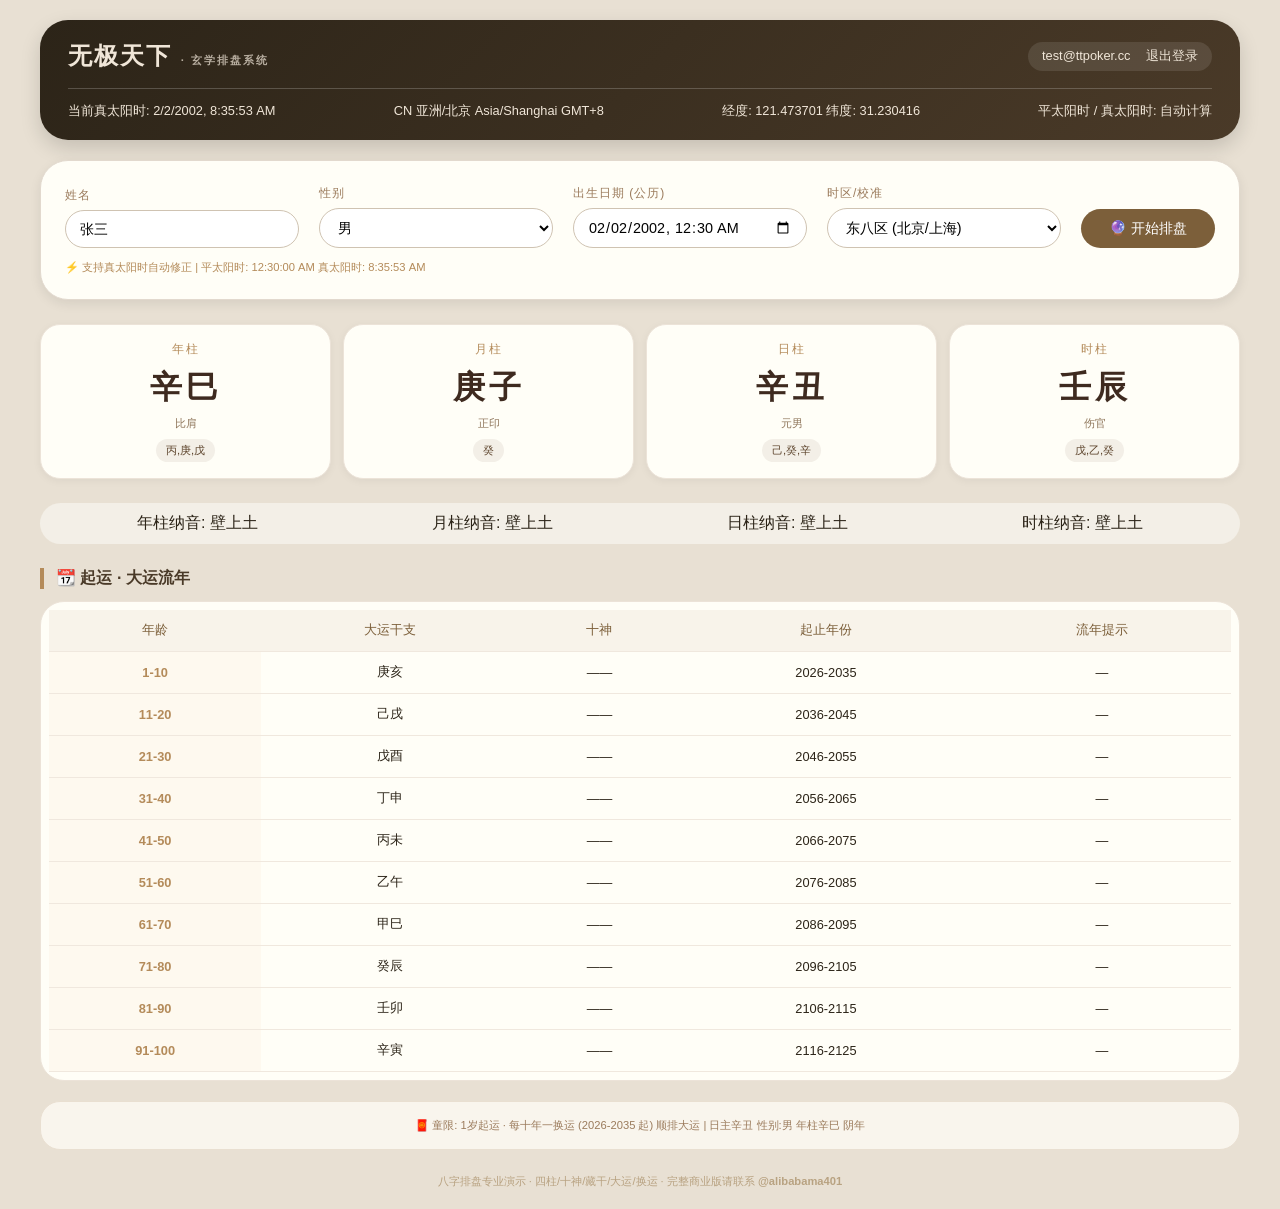
<file: index.html>
<!DOCTYPE html>
<html lang="zh-CN">
<head>
    <meta charset="UTF-8">
    <meta name="viewport" content="width=device-width, initial-scale=1.0, user-scalable=yes">
    <title>八字排盘专业版 - 四柱十神/大运流年/换运时间 | 周易玄学排盘演示</title>
    <style>
        * {
            box-sizing: border-box;
        }
        body {
            font-family: 'Segoe UI', 'Noto Sans CJK SC', 'PingFang SC', Roboto, 'Microsoft YaHei', sans-serif;
            background: #e8e0d3;
            margin: 0;
            padding: 20px;
            color: #2c2418;
        }
        .container {
            max-width: 1200px;
            margin: 0 auto;
        }
        /* 头部卡片 */
        .header-card {
            background: linear-gradient(135deg, #2c2418 0%, #4a3a28 100%);
            border-radius: 28px;
            padding: 20px 28px;
            margin-bottom: 20px;
            color: #f0e6d8;
            box-shadow: 0 8px 20px rgba(0,0,0,0.15);
        }
        .header-title {
            display: flex;
            justify-content: space-between;
            align-items: center;
            flex-wrap: wrap;
        }
        .logo {
            font-size: 1.5rem;
            font-weight: 600;
            letter-spacing: 2px;
        }
        .logo small {
            font-size: 0.7rem;
            opacity: 0.7;
        }
        .user-info {
            background: rgba(255,255,255,0.1);
            padding: 6px 14px;
            border-radius: 40px;
            font-size: 0.8rem;
        }
        .config-bar {
            display: flex;
            justify-content: space-between;
            margin-top: 16px;
            font-size: 0.8rem;
            flex-wrap: wrap;
            gap: 10px;
            border-top: 1px solid rgba(255,255,255,0.2);
            padding-top: 14px;
        }
        /* 输入区 */
        .input-card {
            background: #fffef7;
            border-radius: 28px;
            padding: 24px;
            margin-bottom: 24px;
            box-shadow: 0 4px 12px rgba(0,0,0,0.08);
            border: 1px solid #e2d9ce;
        }
        .input-row {
            display: flex;
            flex-wrap: wrap;
            gap: 20px;
            align-items: flex-end;
        }
        .input-group {
            flex: 1;
            min-width: 140px;
        }
        .input-group label {
            display: block;
            font-size: 0.75rem;
            color: #9b7b5c;
            margin-bottom: 6px;
            letter-spacing: 1px;
        }
        .input-group input, .input-group select {
            width: 100%;
            padding: 10px 14px;
            border: 1px solid #cfc3b2;
            border-radius: 40px;
            font-size: 0.9rem;
            background: white;
            font-family: inherit;
        }
        button {
            background: #7c5f3a;
            color: white;
            border: none;
            padding: 10px 28px;
            font-size: 0.9rem;
            border-radius: 40px;
            cursor: pointer;
            font-weight: 500;
            transition: all 0.2s;
            min-width: 100px;
        }
        button:hover {
            background: #5c432b;
            transform: translateY(-1px);
        }
        /* 四柱主表 */
        .bazi-grid {
            display: grid;
            grid-template-columns: repeat(4, 1fr);
            gap: 12px;
            margin-bottom: 24px;
        }
        .bazi-item {
            background: #fffef7;
            border-radius: 20px;
            text-align: center;
            padding: 16px 8px;
            box-shadow: 0 2px 8px rgba(0,0,0,0.05);
            border: 1px solid #ece3d8;
        }
        .bazi-title {
            font-size: 0.75rem;
            color: #b48b5a;
            letter-spacing: 2px;
            margin-bottom: 8px;
        }
        .bazi-ganzhi {
            font-size: 2rem;
            font-weight: 600;
            color: #3e2a1f;
            letter-spacing: 4px;
        }
        .bazi-shishen {
            font-size: 0.7rem;
            color: #8f765b;
            margin-top: 6px;
        }
        .bazi-canggan {
            font-size: 0.7rem;
            background: #f3efe7;
            display: inline-block;
            padding: 4px 10px;
            border-radius: 30px;
            margin-top: 8px;
            color: #5c432b;
        }
        /* 纳音五行 */
        .nayin-row {
            display: flex;
            justify-content: space-around;
            background: #f3efe7;
            border-radius: 40px;
            padding: 10px;
            margin-bottom: 24px;
            flex-wrap: wrap;
        }
        .nayin-item {
            font-size: 0.75rem;
            color: #6b5035;
        }
        /* 大运表 */
        .section-title {
            font-size: 1rem;
            font-weight: 600;
            color: #4a3a28;
            margin: 20px 0 12px 0;
            padding-left: 12px;
            border-left: 4px solid #b48b5a;
        }
        .dayun-table {
            background: #fffef7;
            border-radius: 24px;
            overflow-x: auto;
            padding: 8px;
            border: 1px solid #ece3d8;
        }
        table {
            width: 100%;
            border-collapse: collapse;
            font-size: 0.8rem;
        }
        th, td {
            padding: 12px 8px;
            text-align: center;
            border-bottom: 1px solid #f0e8de;
        }
        th {
            background: #f8f3ea;
            color: #7c5f3a;
            font-weight: 500;
        }
        .age-col {
            background: #fef9ef;
            font-weight: 600;
            color: #b48b5a;
        }
        .info-note {
            background: #f9f5ed;
            border-radius: 20px;
            padding: 16px;
            margin-top: 20px;
            font-size: 0.7rem;
            color: #9b7b5c;
            text-align: center;
            border: 1px solid #e9dfd1;
        }
        footer {
            text-align: center;
            margin-top: 24px;
            font-size: 0.7rem;
            color: #b8a281;
        }
        @media (max-width: 700px) {
            .bazi-ganzhi { font-size: 1.4rem; letter-spacing: 2px; }
            .bazi-grid { gap: 8px; }
        }
    </style>
</head>
<body>
<div class="container">
    <!-- 头部信息 仿图片样式 -->
    <div class="header-card">
        <div class="header-title">
            <div class="logo">无极天下 <small>· 玄学排盘系统</small></div>
            <div class="user-info">test@ttpoker.cc <span style="margin-left:12px;">退出登录</span></div>
        </div>
        <div class="config-bar">
            <span>当前真太阳时: <span id="currentTimeDisplay">加载中...</span></span>
            <span>CN 亚洲/北京 Asia/Shanghai GMT+8</span>
            <span>经度: 121.473701 纬度: 31.230416</span>
            <span>平太阳时 / 真太阳时: 自动计算</span>
        </div>
    </div>

    <!-- 输入区 -->
    <div class="input-card">
        <div class="input-row">
            <div class="input-group">
                <label>姓名</label>
                <input type="text" id="userName" value="张三" placeholder="姓名">
            </div>
            <div class="input-group">
                <label>性别</label>
                <select id="genderSelect">
                    <option value="男">男</option>
                    <option value="女">女</option>
                </select>
            </div>
            <div class="input-group">
                <label>出生日期 (公历)</label>
                <input type="datetime-local" id="birthDateTime" value="2002-02-02T00:30">
            </div>
            <div class="input-group">
                <label>时区/校准</label>
                <select id="timezoneSelect">
                    <option value="8">东八区 (北京/上海)</option>
                </select>
            </div>
            <div><button id="btnLookup">🔮 开始排盘</button></div>
        </div>
        <div style="font-size:0.7rem; margin-top:12px; color:#b48b5a;">
            ⚡ 支持真太阳时自动修正 | 平太阳时: <span id="pingSun">--</span> 真太阳时: <span id="zhenSun">--</span>
        </div>
    </div>

    <!-- 四柱主表: 天干+地支+藏干+十神 -->
    <div class="bazi-grid" id="baziGrid">
        <!-- 年柱 -->
        <div class="bazi-item"><div class="bazi-title">年柱</div><div class="bazi-ganzhi" id="yearGZ">--</div><div id="yearShiShen" class="bazi-shishen">十神</div><div id="yearCangGan" class="bazi-canggan">藏干</div></div>
        <div class="bazi-item"><div class="bazi-title">月柱</div><div class="bazi-ganzhi" id="monthGZ">--</div><div id="monthShiShen" class="bazi-shishen">十神</div><div id="monthCangGan" class="bazi-canggan">藏干</div></div>
        <div class="bazi-item"><div class="bazi-title">日柱</div><div class="bazi-ganzhi" id="dayGZ">--</div><div id="dayShiShen" class="bazi-shishen">元男/元女</div><div id="dayCangGan" class="bazi-canggan">藏干</div></div>
        <div class="bazi-item"><div class="bazi-title">时柱</div><div class="bazi-ganzhi" id="hourGZ">--</div><div id="hourShiShen" class="bazi-shishen">十神</div><div id="hourCangGan" class="bazi-canggan">藏干</div></div>
    </div>
    <!-- 纳音行(简化示例) -->
    <div class="nayin-row" id="nayinRow">
        <span>年柱纳音: --</span> <span>月柱纳音: --</span> <span>日柱纳音: --</span> <span>时柱纳音: --</span>
    </div>

    <!-- 换运与大运表格 -->
    <div class="section-title">📆 起运 · 大运流年</div>
    <div class="dayun-table">
        <table id="dayunTable">
            <thead>
                <tr><th>年龄</th><th>大运干支</th><th>十神</th><th>起止年份</th><th>流年提示</th></tr>
            </thead>
            <tbody id="dayunTbody">
                <tr><td colspan="5">请点击排盘</td></tr>
            </tbody>
        </table>
    </div>

    <!-- 补充信息: 童限/换运 -->
    <div class="info-note" id="extraInfo">
        童限 · 换运计算: 点击排盘后详细显示
    </div>
    <footer>
        八字排盘专业演示 · 四柱/十神/藏干/大运/换运 · 完整商业版请联系 <strong>@alibabama401</strong>
    </footer>
</div>

<script>
    (function() {
        // ========== 基础数据 ==========
        const GAN = ["甲", "乙", "丙", "丁", "戊", "己", "庚", "辛", "壬", "癸"];
        const ZHI = ["子", "丑", "寅", "卯", "辰", "巳", "午", "未", "申", "酉", "戌", "亥"];
        // 十神 (日干为主)
        const SHI_SHEN_MAP = {
            same: "比肩", direct: "劫财", // 同五行阴阳不同
            generate_me: "正印", same_generate_me: "偏印",
            me_generate: "食神", same_me_generate: "伤官",
            restrict_me: "正官", same_restrict_me: "七杀",
            me_restrict: "正财", same_me_restrict: "偏财"
        };
        
        // 藏干 - 简化常用表 (地支藏干)
        const CANG_GAN = {
            "子": ["癸"], "丑": ["己","癸","辛"], "寅": ["甲","丙","戊"], "卯": ["乙"],
            "辰": ["戊","乙","癸"], "巳": ["丙","庚","戊"], "午": ["丁","己"], "未": ["己","丁","乙"],
            "申": ["庚","壬","戊"], "酉": ["辛"], "戌": ["戊","辛","丁"], "亥": ["壬","甲"]
        };
        // 纳音简单映射 (部分)
        const NAYIN_MAP = {
            "甲子":"海中金","乙丑":"海中金","丙寅":"炉中火","丁卯":"炉中火","戊辰":"大林木","己巳":"大林木",
            "庚午":"路旁土","辛未":"路旁土","壬申":"剑锋金","癸酉":"剑锋金","甲戌":"山头火","乙亥":"山头火"
        };
        function getNaYin(gz) { return NAYIN_MAP[gz] || "壁上土"; }

        // 天干五合等辅助略
        
        // 获取十神 (日干, 其他干)
        function getShiShen(dayGan, targetGan) {
            if(!dayGan || !targetGan) return "---";
            let dIdx = GAN.indexOf(dayGan);
            let tIdx = GAN.indexOf(targetGan);
            if(dIdx === -1 || tIdx === -1) return "——";
            let diff = (tIdx - dIdx + 10) % 10;
            let sameYinYang = ((dIdx % 2) === (tIdx % 2));
            if(diff === 0) return sameYinYang ? "比肩" : "劫财";
            if(diff === 1) return sameYinYang ? "食神" : "伤官";
            if(diff === 2) return sameYinYang ? "偏财" : "正财";
            if(diff === 3) return sameYinYang ? "七杀" : "正官";
            if(diff === 4) return sameYinYang ? "正印" : "偏印";
            // 负向 9->正印类推
            if(diff === 9) return sameYinYang ? "偏印" : "正印";
            if(diff === 8) return sameYinYang ? "正官" : "七杀";
            if(diff === 7) return sameYinYang ? "正财" : "偏财";
            if(diff === 6) return sameYinYang ? "伤官" : "食神";
            return "——";
        }
        
        // 日柱计算
        function getDayGanZhi(date) {
            let base = new Date(1900, 0, 1);
            let diffDays = Math.floor((date - base) / 86400000);
            let idx = (diffDays + 10) % 60; // 1900-01-01 甲戌日，序号10
            let ganIdx = idx % 10, zhiIdx = idx % 12;
            return { gan: GAN[ganIdx], zhi: ZHI[zhiIdx], ganzhi: GAN[ganIdx]+ZHI[zhiIdx] };
        }
        // 年柱 (立春)
        function getYearGanZhi(date) {
            let y = date.getFullYear();
            let spring = new Date(y, 1, 4);
            if(y===2000) spring=new Date(y,1,4);
            let isAfter = date >= spring;
            let ty = isAfter ? y : y-1;
            let ganIdx = (ty-4) % 10, zhiIdx = (ty-4) % 12;
            if(ganIdx<0) ganIdx+=10; if(zhiIdx<0) zhiIdx+=12;
            return { gan: GAN[ganIdx], zhi: ZHI[zhiIdx], ganzhi: GAN[ganIdx]+ZHI[zhiIdx] };
        }
        // 月柱 (本demo节气简化)
        function getMonthGanZhi(date, yearGan) {
            let month = date.getMonth()+1, day=date.getDate();
            let ygIdx = GAN.indexOf(yearGan);
            let firstGan = [2,4,6,8,0][ [0,5].includes(ygIdx)?0: [1,6].includes(ygIdx)?1: [2,7].includes(ygIdx)?2: [3,8].includes(ygIdx)?3: 4 ];
            let monthIdx = (month+1)%12; // 大致寅月为0
            if((month===2 && day<4) || month===1) monthIdx=0;
            else if((month===2 && day>=4)|| month===3) monthIdx=1;
            else monthIdx = (month+8)%12;
            let ganIdx = (firstGan + monthIdx) %10;
            let zhiIdx = monthIdx;
            return { gan: GAN[ganIdx], zhi: ZHI[zhiIdx], ganzhi: GAN[ganIdx]+ZHI[zhiIdx] };
        }
        // 时柱
        function getHourGanZhi(dayGan, hour24) {
            let dizhi = Math.floor((hour24+1)/2) % 12;
            let start = [0,2,4,6,8][ [0,5].includes(GAN.indexOf(dayGan))?0: [1,6].includes(GAN.indexOf(dayGan))?1: [2,7].includes(GAN.indexOf(dayGan))?2: [3,8].includes(GAN.indexOf(dayGan))?3:4 ];
            let ganIdx = (start + dizhi) %10;
            return { gan: GAN[ganIdx], zhi: ZHI[dizhi], ganzhi: GAN[ganIdx]+ZHI[dizhi] };
        }
        
        // 起运/大运简化 (依照图片示例: 1岁起运 每十年一换)
        function calcDaYun(yearGanZhi, gender, startAge=1) {
            let yg = yearGanZhi.gan;
            let isYang = ["甲","丙","戊","庚","壬"].includes(yg);
            let order = (isYang && gender==='男') || (!isYang && gender==='女') ? "顺" : "逆";
            let baseGan = GAN.indexOf(yg);
            let days = [];
            for(let i=0;i<10;i++) {
                let ganIdx = order==='顺' ? (baseGan+ i+1)%10 : (baseGan - i-1+100)%10;
                let zhiIdx = order==='顺' ? (i+1)%12 : (11 - i%12)%12;
                let ganzhi = GAN[ganIdx]+ZHI[zhiIdx];
                let ageStart = startAge + i*10;
                let yearStart = 2026 + i*10; // 占位
                days.push({ age: `${ageStart}-${ageStart+9}`, ganzhi, shishen: "——", years: `${yearStart}-${yearStart+9}` });
            }
            return days;
        }

        // 真太阳时简易修正 (经度121.47)
        function adjustTrueSolarTime(date) {
            let lon = 121.473701;
            let localOffset = 8;
            let utc = date.getTime() - date.getTimezoneOffset()*60000;
            let solarOffset = (lon - 120) * 4 * 60 * 1000;
            let trueSolar = new Date(utc + solarOffset + localOffset*3600000);
            return trueSolar;
        }
        
        function updateDisplay() {
            let dtStr = document.getElementById('birthDateTime').value;
            if(!dtStr) { alert("请选择日期时间"); return; }
            let birth = new Date(dtStr);
            let gender = document.getElementById('genderSelect').value;
            let name = document.getElementById('userName').value || "未知";
            
            // 真太阳时
            let zhenDate = adjustTrueSolarTime(birth);
            let pingSunStr = birth.toLocaleTimeString();
            let zhenSunStr = zhenDate.toLocaleTimeString();
            document.getElementById('pingSun').innerText = pingSunStr;
            document.getElementById('zhenSun').innerText = zhenSunStr;
            document.getElementById('currentTimeDisplay').innerText = zhenDate.toLocaleString();
            
            let yearP = getYearGanZhi(zhenDate);
            let dayP = getDayGanZhi(zhenDate);
            let monthP = getMonthGanZhi(zhenDate, yearP.gan);
            let hourP = getHourGanZhi(dayP.gan, zhenDate.getHours());
            // 赋值四柱
            document.getElementById('yearGZ').innerHTML = yearP.ganzhi;
            document.getElementById('monthGZ').innerHTML = monthP.ganzhi;
            document.getElementById('dayGZ').innerHTML = dayP.ganzhi;
            document.getElementById('hourGZ').innerHTML = hourP.ganzhi;
            // 十神
            document.getElementById('yearShiShen').innerHTML = getShiShen(dayP.gan, yearP.gan);
            document.getElementById('monthShiShen').innerHTML = getShiShen(dayP.gan, monthP.gan);
            document.getElementById('hourShiShen').innerHTML = getShiShen(dayP.gan, hourP.gan);
            document.getElementById('dayShiShen').innerHTML = (gender==='男'?"元男":"元女");
            // 藏干
            document.getElementById('yearCangGan').innerHTML = CANG_GAN[yearP.zhi]?.join(",") || "——";
            document.getElementById('monthCangGan').innerHTML = CANG_GAN[monthP.zhi]?.join(",") || "——";
            document.getElementById('dayCangGan').innerHTML = CANG_GAN[dayP.zhi]?.join(",") || "——";
            document.getElementById('hourCangGan').innerHTML = CANG_GAN[hourP.zhi]?.join(",") || "——";
            // 纳音行
            document.getElementById('nayinRow').innerHTML = `<span>年柱纳音: ${getNaYin(yearP.ganzhi)}</span> <span>月柱纳音: ${getNaYin(monthP.ganzhi)}</span> <span>日柱纳音: ${getNaYin(dayP.ganzhi)}</span> <span>时柱纳音: ${getNaYin(hourP.ganzhi)}</span>`;
            
            // 大运  (1岁起运)
            let dayunArr = calcDaYun(yearP, gender, 1);
            let tbody = document.getElementById('dayunTbody');
            tbody.innerHTML = "";
            dayunArr.forEach(d => {
                let tr = `<tr><td class="age-col">${d.age}</td><td>${d.ganzhi}</td><td>${d.shishen}</td><td>${d.years}</td><td>—</td></tr>`;
                tbody.innerHTML += tr;
            });
            // 换运信息
            document.getElementById('extraInfo').innerHTML = `🧧 童限: 1岁起运 · 每十年一换运 (${dayunArr[0]?.years || ""} 起) 顺排大运 | 日主${dayP.gan}${dayP.zhi} 性别:${gender} 年柱${yearP.ganzhi} ${["甲","丙","戊","庚","壬"].includes(yearP.gan)?"阳年":"阴年"}`;
        }
        
        document.getElementById('btnLookup').addEventListener('click', updateDisplay);
        window.onload = function() { updateDisplay(); };
    })();
</script>
</body>
</html>
</file>
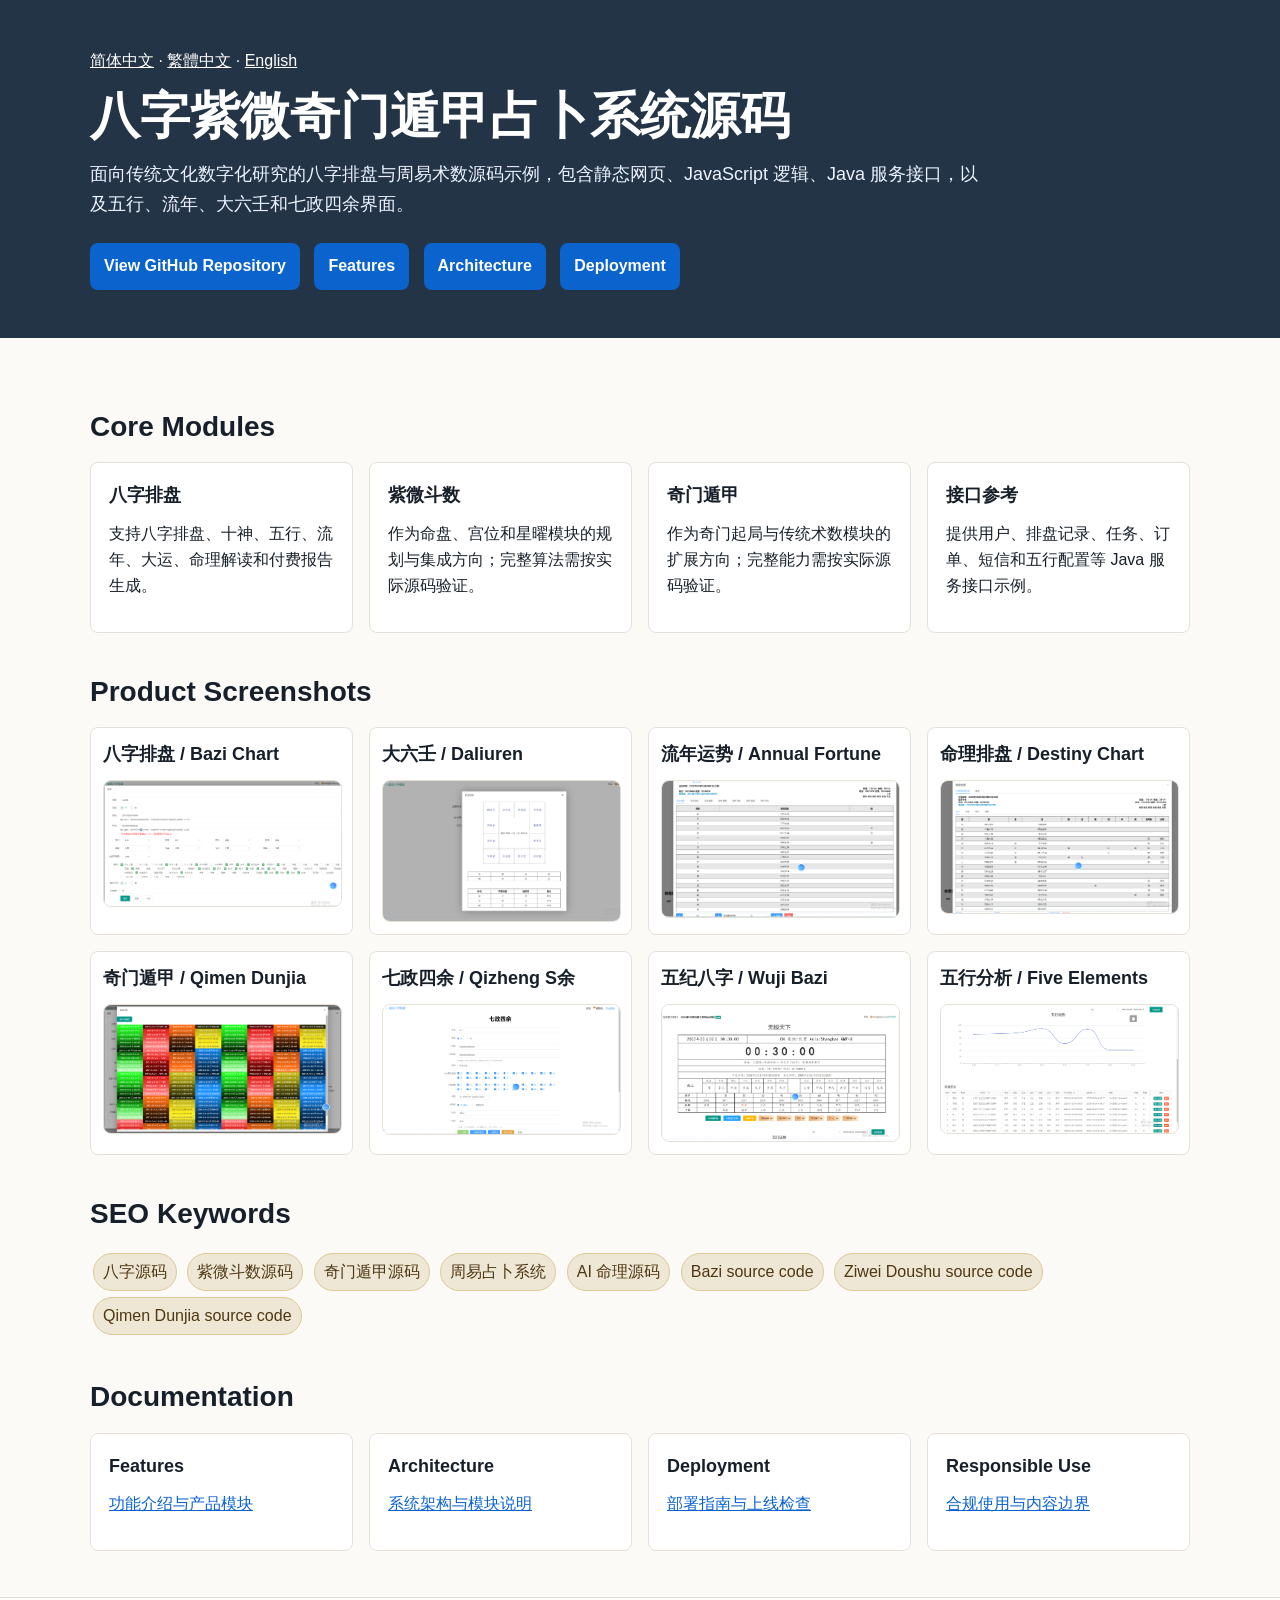
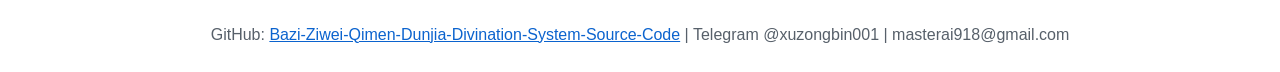
<file: docs/index.html>
<!doctype html>
<html lang="zh-CN">
<head>
  <meta name="google-site-verification" content="rrp5Uvgzi-1-rMxUBfhV3wjlNrFqzwnqiA4e3qsOLEM" />
  <meta name="google-site-verification" content="3WB-Xre_Frm2YtAXXzgAbJPZEXXO1L2oImF0SkDJINM" />
  <meta charset="utf-8">
  <meta name="viewport" content="width=device-width, initial-scale=1">
  <title>八字排盘源码与周易易经系统 | 大六壬、七政四余</title>
  <meta name="description" content="八字排盘、周易与易经排盘源码，包含 HTML/JavaScript、Java 接口、五行、流年、大六壬、七政四余及综合排盘真实截图；紫微斗数与奇门遁甲为集成方向。">
  <meta name="keywords" content="八字源码, 紫微斗数源码, 奇门遁甲源码, 周易占卜系统, AI命理源码, Bazi source code, Ziwei Doushu source code, Qimen Dunjia source code">
  <link rel="canonical" href="https://masterai-top.github.io/Bazi-Ziwei-Qimen-Dunjia-Divination-System-Source-Code/">
  <link rel="alternate" hreflang="zh-Hans" href="https://masterai-top.github.io/Bazi-Ziwei-Qimen-Dunjia-Divination-System-Source-Code/zh-cn/">
  <link rel="alternate" hreflang="zh-Hant" href="https://masterai-top.github.io/Bazi-Ziwei-Qimen-Dunjia-Divination-System-Source-Code/zh-tw/">
  <link rel="alternate" hreflang="en" href="https://masterai-top.github.io/Bazi-Ziwei-Qimen-Dunjia-Divination-System-Source-Code/en/">
  <link rel="alternate" hreflang="x-default" href="https://masterai-top.github.io/Bazi-Ziwei-Qimen-Dunjia-Divination-System-Source-Code/">
  <style>
    body {
      font-family: Arial, "Microsoft YaHei", sans-serif;
      margin: 0;
      color: #17202a;
      background: #fbfaf6;
      line-height: 1.65;
    }
    header {
      background: #243447;
      color: white;
      padding: 48px 20px;
    }
    main {
      max-width: 1100px;
      margin: 0 auto;
      padding: 30px 20px 46px;
    }
    .wrap {
      max-width: 1100px;
      margin: 0 auto;
    }
    h1 {
      margin: 0 0 14px;
      font-size: clamp(30px, 5vw, 50px);
      line-height: 1.15;
      letter-spacing: 0;
    }
    h2 {
      margin: 36px 0 12px;
      font-size: 28px;
      letter-spacing: 0;
    }
    h3 {
      margin: 0 0 10px;
      font-size: 18px;
      letter-spacing: 0;
    }
    p {
      margin: 0 0 14px;
    }
    .lead {
      max-width: 900px;
      color: #ecf4ff;
      font-size: 18px;
    }
    .grid {
      display: grid;
      grid-template-columns: repeat(auto-fit, minmax(240px, 1fr));
      gap: 16px;
    }
    .card {
      background: white;
      border: 1px solid #e6e1d8;
      border-radius: 8px;
      padding: 18px;
    }
    .screenshot-card {
      padding: 12px;
    }
    .screenshot-card img {
      display: block;
      width: 100%;
      height: auto;
      border-radius: 8px;
      border: 1px solid #e6e1d8;
      background: #fff;
    }
    .tag {
      display: inline-block;
      background: #efe7d5;
      padding: 5px 9px;
      border-radius: 999px;
      margin: 3px;
      color: #4d3712;
      border: 1px solid #dfc894;
    }
    a {
      color: #0b63ce;
    }
    .button {
      display: inline-block;
      margin: 10px 10px 0 0;
      padding: 10px 14px;
      border-radius: 8px;
      color: #fff;
      background: #0b63ce;
      text-decoration: none;
      font-weight: 700;
    }
    footer {
      padding: 24px 20px;
      text-align: center;
      color: #57606a;
      background: #fff;
      border-top: 1px solid #e6e1d8;
    }
  </style>
</head>
<body>
  <header>
    <div class="wrap">
      <p><a href="zh-cn/" style="color:#fff">简体中文</a> · <a href="zh-tw/" style="color:#fff">繁體中文</a> · <a href="en/" style="color:#fff">English</a></p>
      <h1>八字紫微奇门遁甲占卜系统源码</h1>
      <p class="lead">面向传统文化数字化研究的八字排盘与周易术数源码示例，包含静态网页、JavaScript 逻辑、Java 服务接口，以及五行、流年、大六壬和七政四余界面。</p>
      <a class="button" href="https://github.com/masterai-top/Bazi-Ziwei-Qimen-Dunjia-Divination-System-Source-Code">View GitHub Repository</a>
      <a class="button" href="features.html">Features</a>
      <a class="button" href="architecture.html">Architecture</a>
      <a class="button" href="deployment.html">Deployment</a>
    </div>
  </header>

  <main>
    <section>
      <h2>Core Modules</h2>
      <div class="grid">
        <div class="card"><h3>八字排盘</h3><p>支持八字排盘、十神、五行、流年、大运、命理解读和付费报告生成。</p></div>
        <div class="card"><h3>紫微斗数</h3><p>作为命盘、宫位和星曜模块的规划与集成方向；完整算法需按实际源码验证。</p></div>
        <div class="card"><h3>奇门遁甲</h3><p>作为奇门起局与传统术数模块的扩展方向；完整能力需按实际源码验证。</p></div>
        <div class="card"><h3>接口参考</h3><p>提供用户、排盘记录、任务、订单、短信和五行配置等 Java 服务接口示例。</p></div>
      </div>
    </section>

    <section>
      <h2>Product Screenshots</h2>

      <div class="grid">
        <div class="card screenshot-card">
          <h3>八字排盘 / Bazi Chart</h3>
          <img src="assets/Screenshots/baizhipaipan.png" alt="Bazi chart source code product screenshot" loading="lazy">
        </div>
        <div class="card screenshot-card">
          <h3>大六壬 / Daliuren</h3>
          <img src="assets/Screenshots/daliuren.png" alt="Daliuren divination system source code screenshot" loading="lazy">
        </div>
        <div class="card screenshot-card">
          <h3>流年运势 / Annual Fortune</h3>
          <img src="assets/Screenshots/liunian.png" alt="Bazi annual fortune report system screenshot" loading="lazy">
        </div>
        <div class="card screenshot-card">
          <h3>命理排盘 / Destiny Chart</h3>
          <img src="assets/Screenshots/paipan.png" alt="Chinese metaphysics destiny chart system screenshot" loading="lazy">
        </div>
        <div class="card screenshot-card">
          <h3>奇门遁甲 / Qimen Dunjia</h3>
          <img src="assets/Screenshots/qizheng2.png" alt="七政四余详细排盘产品截图" loading="lazy">
        </div>
        <div class="card screenshot-card">
          <h3>七政四余 / Qizheng S余</h3>
          <img src="assets/Screenshots/qizhengsiyu.png" alt="Qizheng Siyu astrology system screenshot" loading="lazy">
        </div>
        <div class="card screenshot-card">
          <h3>五纪八字 / Wuji Bazi</h3>
          <img src="assets/Screenshots/wujibazi.png" alt="Wuji Bazi source code product screenshot" loading="lazy">
        </div>
        <div class="card screenshot-card">
          <h3>五行分析 / Five Elements</h3>
          <img src="assets/Screenshots/wuxing.png" alt="Five elements Chinese metaphysics analysis screenshot" loading="lazy">
        </div>
      </div>
    </section>

    <section>
      <h2>SEO Keywords</h2>
      <p>
        <span class="tag">八字源码</span>
        <span class="tag">紫微斗数源码</span>
        <span class="tag">奇门遁甲源码</span>
        <span class="tag">周易占卜系统</span>
        <span class="tag">AI 命理源码</span>
        <span class="tag">Bazi source code</span>
        <span class="tag">Ziwei Doushu source code</span>
        <span class="tag">Qimen Dunjia source code</span>
      </p>
    </section>

    <section>
      <h2>Documentation</h2>
      <div class="grid">
        <div class="card"><h3>Features</h3><p><a href="features.html">功能介绍与产品模块</a></p></div>
        <div class="card"><h3>Architecture</h3><p><a href="architecture.html">系统架构与模块说明</a></p></div>
        <div class="card"><h3>Deployment</h3><p><a href="deployment.html">部署指南与上线检查</a></p></div>
        <div class="card"><h3>Responsible Use</h3><p><a href="responsible-use.html">合规使用与内容边界</a></p></div>
      </div>
    </section>
  </main>

  <footer>
    GitHub: <a href="https://github.com/masterai-top/Bazi-Ziwei-Qimen-Dunjia-Divination-System-Source-Code">Bazi-Ziwei-Qimen-Dunjia-Divination-System-Source-Code</a>
    | Telegram @xuzongbin001 | masterai918@gmail.com
  </footer>
</body>
</html>
</file>
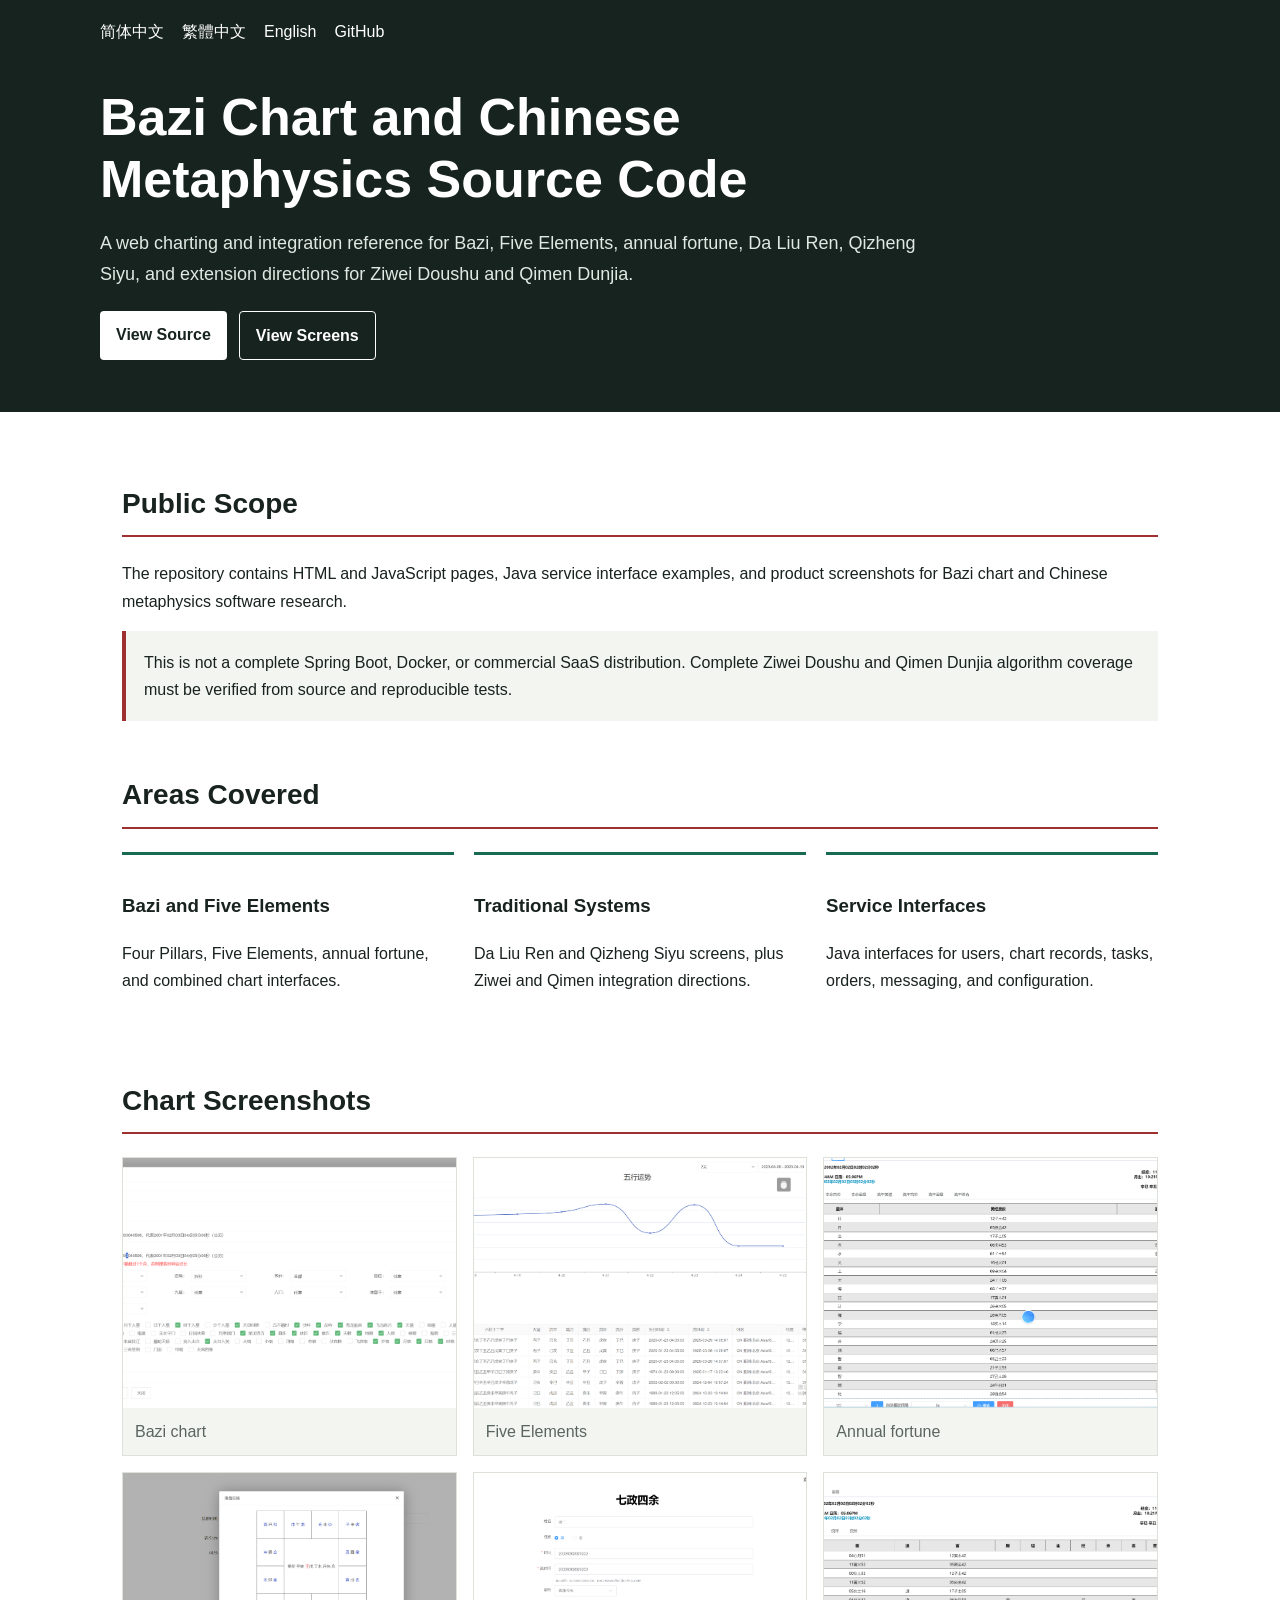
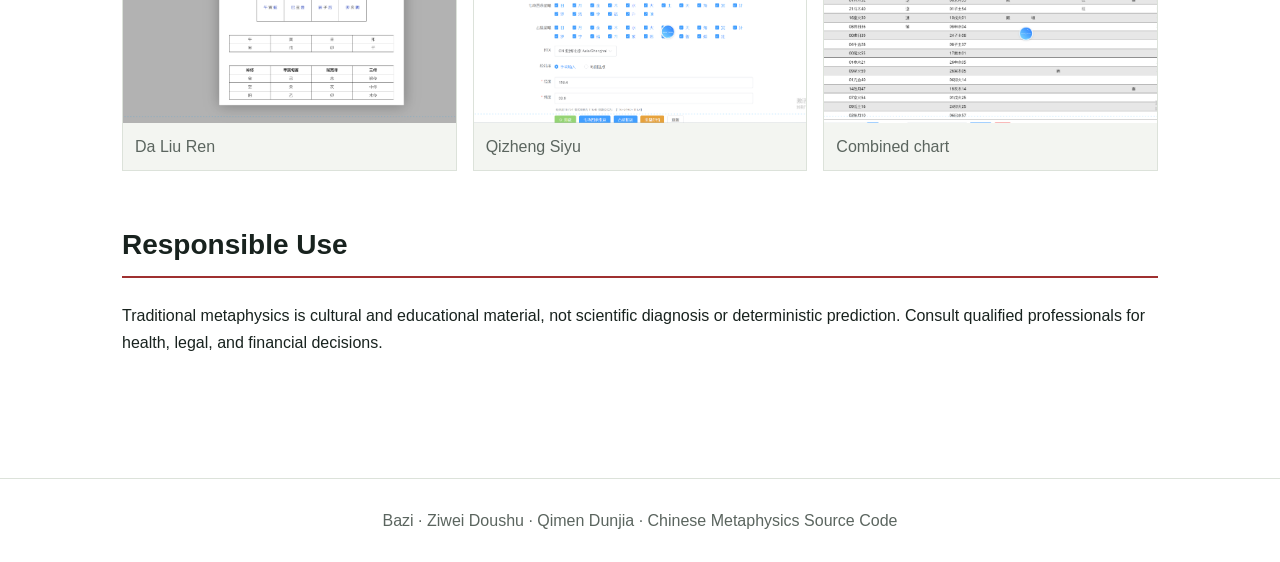
<file: docs/en/index.html>
<!doctype html><html lang="en"><head><meta charset="utf-8"><meta name="viewport" content="width=device-width,initial-scale=1"><title>Bazi Chart Source Code - Ziwei Doushu and Qimen Dunjia System</title><meta name="description" content="Bazi chart and Chinese metaphysics source code with a web UI, JavaScript logic, Java interfaces, Five Elements, annual fortune, Da Liu Ren, and Qizheng Siyu screens."><link rel="canonical" href="https://masterai-top.github.io/Bazi-Ziwei-Qimen-Dunjia-Divination-System-Source-Code/en/"><link rel="alternate" hreflang="zh-Hans" href="https://masterai-top.github.io/Bazi-Ziwei-Qimen-Dunjia-Divination-System-Source-Code/zh-cn/"><link rel="alternate" hreflang="zh-Hant" href="https://masterai-top.github.io/Bazi-Ziwei-Qimen-Dunjia-Divination-System-Source-Code/zh-tw/"><link rel="alternate" hreflang="en" href="https://masterai-top.github.io/Bazi-Ziwei-Qimen-Dunjia-Divination-System-Source-Code/en/"><link rel="alternate" hreflang="x-default" href="https://masterai-top.github.io/Bazi-Ziwei-Qimen-Dunjia-Divination-System-Source-Code/"><meta property="og:title" content="Bazi Chart and Chinese Metaphysics Source Code"><meta property="og:image" content="https://masterai-top.github.io/Bazi-Ziwei-Qimen-Dunjia-Divination-System-Source-Code/assets/Screenshots/baizhipaipan.png"><link rel="stylesheet" href="../assets/seo-pages.css"><script type="application/ld+json">{"@context":"https://schema.org","@type":"SoftwareSourceCode","name":"Bazi Chart and Chinese Metaphysics Source Code","codeRepository":"https://github.com/masterai-top/Bazi-Ziwei-Qimen-Dunjia-Divination-System-Source-Code","programmingLanguage":["HTML","JavaScript","Java"],"inLanguage":"en"}</script></head><body><header><nav><a href="../zh-cn/">简体中文</a><a href="../zh-tw/">繁體中文</a><a href="../en/">English</a><a href="https://github.com/masterai-top/Bazi-Ziwei-Qimen-Dunjia-Divination-System-Source-Code">GitHub</a></nav><div class="wrap"><h1>Bazi Chart and Chinese Metaphysics Source Code</h1><p>A web charting and integration reference for Bazi, Five Elements, annual fortune, Da Liu Ren, Qizheng Siyu, and extension directions for Ziwei Doushu and Qimen Dunjia.</p><div class="actions"><a class="button" href="https://github.com/masterai-top/Bazi-Ziwei-Qimen-Dunjia-Divination-System-Source-Code">View Source</a><a class="button alt" href="#screens">View Screens</a></div></div></header><main><section><h2>Public Scope</h2><p>The repository contains HTML and JavaScript pages, Java service interface examples, and product screenshots for Bazi chart and Chinese metaphysics software research.</p><div class="note">This is not a complete Spring Boot, Docker, or commercial SaaS distribution. Complete Ziwei Doushu and Qimen Dunjia algorithm coverage must be verified from source and reproducible tests.</div></section><section><h2>Areas Covered</h2><div class="grid"><div class="item"><h3>Bazi and Five Elements</h3><p>Four Pillars, Five Elements, annual fortune, and combined chart interfaces.</p></div><div class="item"><h3>Traditional Systems</h3><p>Da Liu Ren and Qizheng Siyu screens, plus Ziwei and Qimen integration directions.</p></div><div class="item"><h3>Service Interfaces</h3><p>Java interfaces for users, chart records, tasks, orders, messaging, and configuration.</p></div></div></section><section id="screens"><h2>Chart Screenshots</h2><div class="gallery"><figure><img src="../assets/Screenshots/baizhipaipan.png" alt="Four Pillars Bazi chart interface"><figcaption>Bazi chart</figcaption></figure><figure><img src="../assets/Screenshots/wuxing.png" alt="Bazi Five Elements analysis"><figcaption>Five Elements</figcaption></figure><figure><img src="../assets/Screenshots/liunian.png" alt="Bazi annual fortune chart"><figcaption>Annual fortune</figcaption></figure><figure><img src="../assets/Screenshots/daliuren.png" alt="Da Liu Ren divination chart"><figcaption>Da Liu Ren</figcaption></figure><figure><img src="../assets/Screenshots/qizhengsiyu.png" alt="Qizheng Siyu astrology chart"><figcaption>Qizheng Siyu</figcaption></figure><figure><img src="../assets/Screenshots/paipan.png" alt="Chinese metaphysics combined chart"><figcaption>Combined chart</figcaption></figure></div></section><section><h2>Responsible Use</h2><p>Traditional metaphysics is cultural and educational material, not scientific diagnosis or deterministic prediction. Consult qualified professionals for health, legal, and financial decisions.</p></section></main><footer>Bazi · Ziwei Doushu · Qimen Dunjia · Chinese Metaphysics Source Code</footer></body></html>
</file>
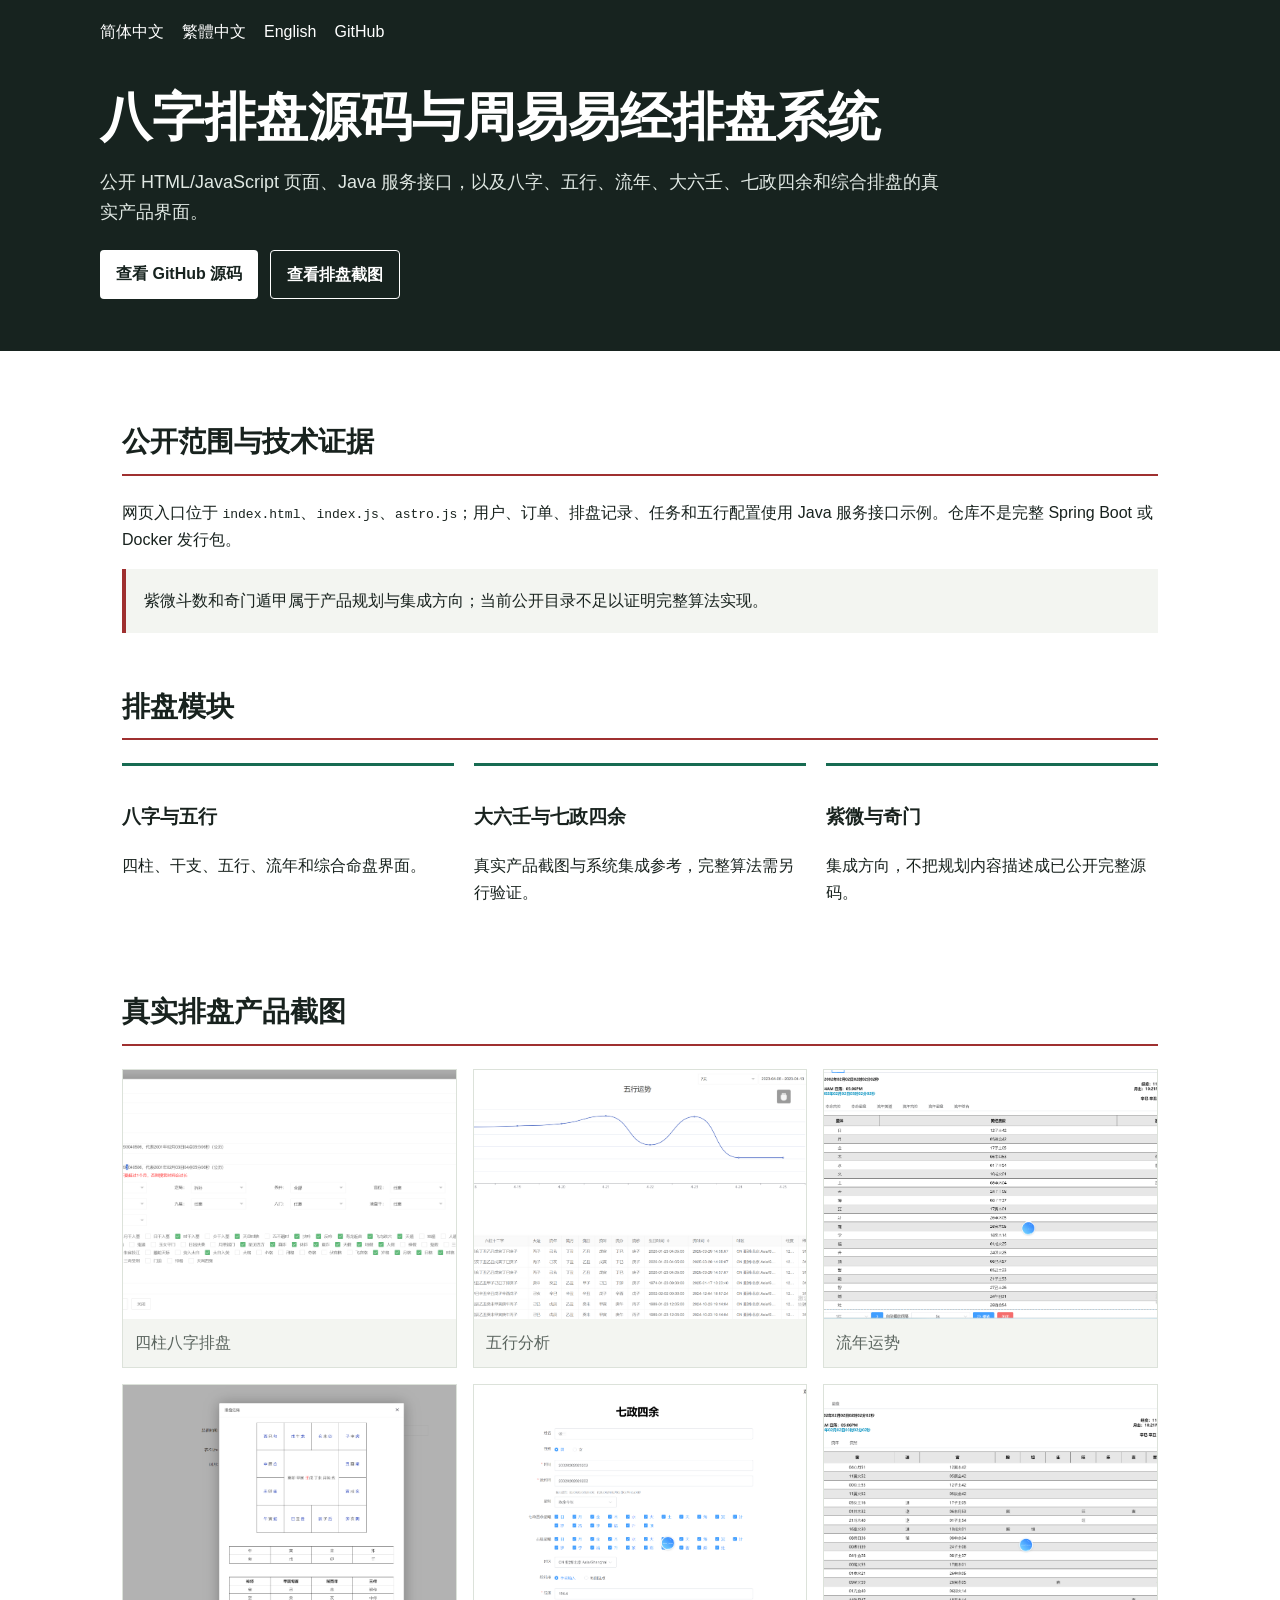
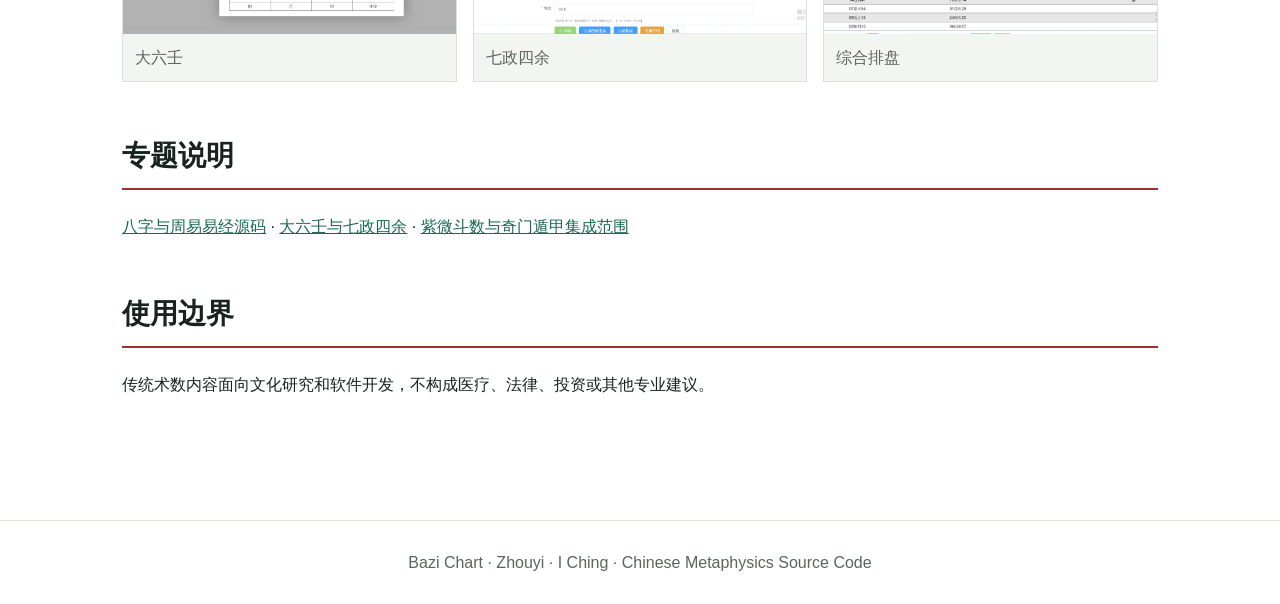
<file: docs/zh-cn/index.html>
<!doctype html>
<html lang="zh-Hans"><head><meta charset="utf-8"><meta name="viewport" content="width=device-width,initial-scale=1">
<title>八字排盘源码与周易易经系统 - 大六壬、七政四余</title>
<meta name="description" content="八字排盘、周易与易经排盘源码，提供 HTML/JavaScript 网页、Java 服务接口，以及五行、流年、大六壬、七政四余和综合命盘真实截图。">
<meta name="robots" content="index,follow,max-image-preview:large">
<link rel="canonical" href="https://masterai-top.github.io/Bazi-Ziwei-Qimen-Dunjia-Divination-System-Source-Code/zh-cn/">
<link rel="alternate" hreflang="zh-Hans" href="https://masterai-top.github.io/Bazi-Ziwei-Qimen-Dunjia-Divination-System-Source-Code/zh-cn/"><link rel="alternate" hreflang="zh-Hant" href="https://masterai-top.github.io/Bazi-Ziwei-Qimen-Dunjia-Divination-System-Source-Code/zh-tw/"><link rel="alternate" hreflang="en" href="https://masterai-top.github.io/Bazi-Ziwei-Qimen-Dunjia-Divination-System-Source-Code/en/"><link rel="alternate" hreflang="x-default" href="https://masterai-top.github.io/Bazi-Ziwei-Qimen-Dunjia-Divination-System-Source-Code/">
<meta property="og:title" content="八字排盘源码与周易易经排盘系统"><meta property="og:description" content="八字、五行、流年、大六壬、七政四余真实产品界面及软件集成参考。"><meta property="og:image" content="https://masterai-top.github.io/Bazi-Ziwei-Qimen-Dunjia-Divination-System-Source-Code/assets/Screenshots/baizhipaipan.png">
<link rel="stylesheet" href="../assets/seo-pages.css"><script type="application/ld+json">{"@context":"https://schema.org","@type":"SoftwareSourceCode","name":"八字排盘源码与周易易经排盘系统","description":"HTML/JavaScript 网页、Java 服务接口和传统术数产品界面参考。","codeRepository":"https://github.com/masterai-top/Bazi-Ziwei-Qimen-Dunjia-Divination-System-Source-Code","programmingLanguage":["HTML","JavaScript","Java"],"inLanguage":"zh-Hans"}</script></head>
<body><header><nav><a href="../zh-cn/">简体中文</a><a href="../zh-tw/">繁體中文</a><a href="../en/">English</a><a href="https://github.com/masterai-top/Bazi-Ziwei-Qimen-Dunjia-Divination-System-Source-Code">GitHub</a></nav><div class="wrap"><h1>八字排盘源码与周易易经排盘系统</h1><p>公开 HTML/JavaScript 页面、Java 服务接口，以及八字、五行、流年、大六壬、七政四余和综合排盘的真实产品界面。</p><div class="actions"><a class="button" href="https://github.com/masterai-top/Bazi-Ziwei-Qimen-Dunjia-Divination-System-Source-Code">查看 GitHub 源码</a><a class="button alt" href="#screens">查看排盘截图</a></div></div></header>
<main><section><h2>公开范围与技术证据</h2><p>网页入口位于 <code>index.html</code>、<code>index.js</code>、<code>astro.js</code>；用户、订单、排盘记录、任务和五行配置使用 Java 服务接口示例。仓库不是完整 Spring Boot 或 Docker 发行包。</p><div class="note">紫微斗数和奇门遁甲属于产品规划与集成方向；当前公开目录不足以证明完整算法实现。</div></section>
<section><h2>排盘模块</h2><div class="grid"><div class="item"><h3>八字与五行</h3><p>四柱、干支、五行、流年和综合命盘界面。</p></div><div class="item"><h3>大六壬与七政四余</h3><p>真实产品截图与系统集成参考，完整算法需另行验证。</p></div><div class="item"><h3>紫微与奇门</h3><p>集成方向，不把规划内容描述成已公开完整源码。</p></div></div></section>
<section id="screens"><h2>真实排盘产品截图</h2><div class="gallery"><figure><img src="../assets/Screenshots/baizhipaipan.png" alt="四柱八字排盘源码产品界面"><figcaption>四柱八字排盘</figcaption></figure><figure><img src="../assets/Screenshots/wuxing.png" alt="八字五行分析系统界面"><figcaption>五行分析</figcaption></figure><figure><img src="../assets/Screenshots/liunian.png" alt="八字流年运势排盘界面"><figcaption>流年运势</figcaption></figure><figure><img src="../assets/Screenshots/daliuren.png" alt="大六壬排盘产品界面"><figcaption>大六壬</figcaption></figure><figure><img src="../assets/Screenshots/qizhengsiyu.png" alt="七政四余排盘产品界面"><figcaption>七政四余</figcaption></figure><figure><img src="../assets/Screenshots/paipan.png" alt="周易易经综合排盘界面"><figcaption>综合排盘</figcaption></figure></div></section>
<section><h2>专题说明</h2><p><a href="../bazi-zhouyi-source-code.html">八字与周易易经源码</a> · <a href="../daliuren-qizhengsiyu.html">大六壬与七政四余</a> · <a href="../ziwei-qimen-integration.html">紫微斗数与奇门遁甲集成范围</a></p></section>
<section><h2>使用边界</h2><p>传统术数内容面向文化研究和软件开发，不构成医疗、法律、投资或其他专业建议。</p></section></main><footer>Bazi Chart · Zhouyi · I Ching · Chinese Metaphysics Source Code</footer></body></html>
</file>
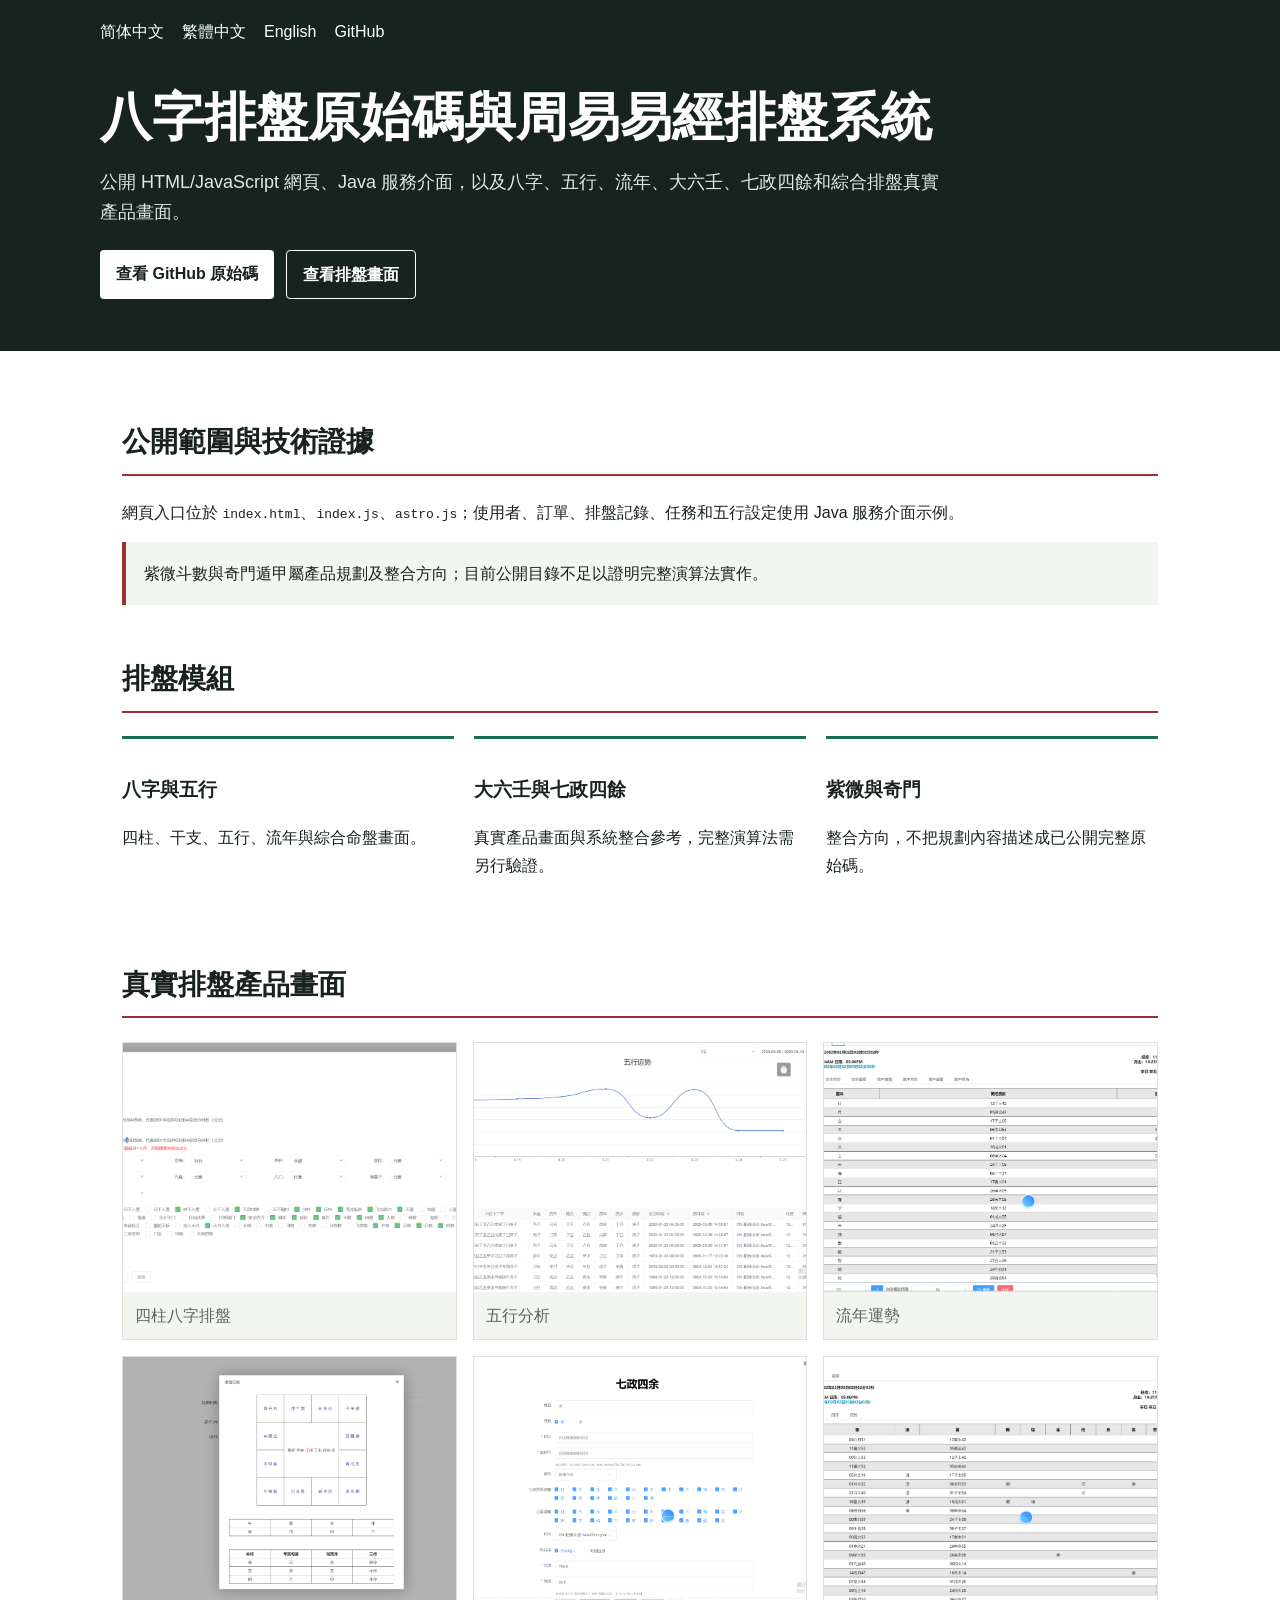
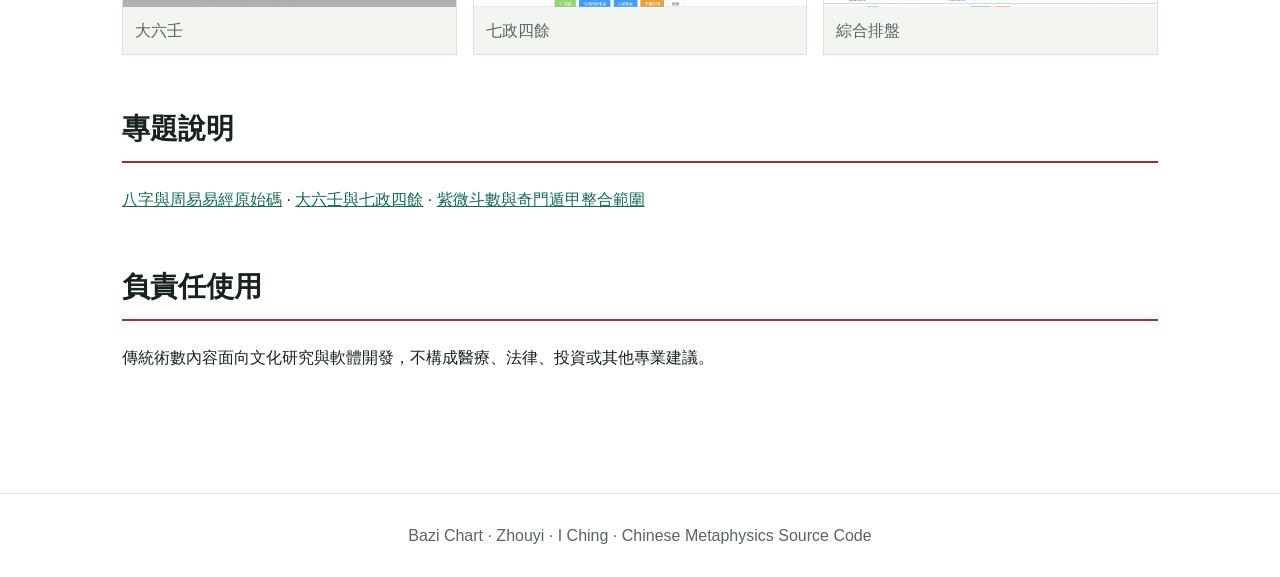
<file: docs/zh-tw/index.html>
<!doctype html>
<html lang="zh-Hant"><head><meta charset="utf-8"><meta name="viewport" content="width=device-width,initial-scale=1">
<title>八字排盤原始碼與周易易經系統 - 大六壬、七政四餘</title>
<meta name="description" content="八字排盤、周易與易經排盤原始碼，提供 HTML/JavaScript 網頁、Java 服務介面，以及五行、流年、大六壬、七政四餘和綜合命盤真實畫面。">
<meta name="robots" content="index,follow,max-image-preview:large"><link rel="canonical" href="https://masterai-top.github.io/Bazi-Ziwei-Qimen-Dunjia-Divination-System-Source-Code/zh-tw/">
<link rel="alternate" hreflang="zh-Hans" href="https://masterai-top.github.io/Bazi-Ziwei-Qimen-Dunjia-Divination-System-Source-Code/zh-cn/"><link rel="alternate" hreflang="zh-Hant" href="https://masterai-top.github.io/Bazi-Ziwei-Qimen-Dunjia-Divination-System-Source-Code/zh-tw/"><link rel="alternate" hreflang="en" href="https://masterai-top.github.io/Bazi-Ziwei-Qimen-Dunjia-Divination-System-Source-Code/en/"><link rel="alternate" hreflang="x-default" href="https://masterai-top.github.io/Bazi-Ziwei-Qimen-Dunjia-Divination-System-Source-Code/">
<meta property="og:title" content="八字排盤原始碼與周易易經排盤系統"><meta property="og:description" content="八字、五行、流年、大六壬、七政四餘真實產品畫面與軟體整合參考。"><meta property="og:image" content="https://masterai-top.github.io/Bazi-Ziwei-Qimen-Dunjia-Divination-System-Source-Code/assets/Screenshots/baizhipaipan.png"><link rel="stylesheet" href="../assets/seo-pages.css"></head>
<body><header><nav><a href="../zh-cn/">简体中文</a><a href="../zh-tw/">繁體中文</a><a href="../en/">English</a><a href="https://github.com/masterai-top/Bazi-Ziwei-Qimen-Dunjia-Divination-System-Source-Code">GitHub</a></nav><div class="wrap"><h1>八字排盤原始碼與周易易經排盤系統</h1><p>公開 HTML/JavaScript 網頁、Java 服務介面，以及八字、五行、流年、大六壬、七政四餘和綜合排盤真實產品畫面。</p><div class="actions"><a class="button" href="https://github.com/masterai-top/Bazi-Ziwei-Qimen-Dunjia-Divination-System-Source-Code">查看 GitHub 原始碼</a><a class="button alt" href="#screens">查看排盤畫面</a></div></div></header>
<main><section><h2>公開範圍與技術證據</h2><p>網頁入口位於 <code>index.html</code>、<code>index.js</code>、<code>astro.js</code>；使用者、訂單、排盤記錄、任務和五行設定使用 Java 服務介面示例。</p><div class="note">紫微斗數與奇門遁甲屬產品規劃及整合方向；目前公開目錄不足以證明完整演算法實作。</div></section>
<section><h2>排盤模組</h2><div class="grid"><div class="item"><h3>八字與五行</h3><p>四柱、干支、五行、流年與綜合命盤畫面。</p></div><div class="item"><h3>大六壬與七政四餘</h3><p>真實產品畫面與系統整合參考，完整演算法需另行驗證。</p></div><div class="item"><h3>紫微與奇門</h3><p>整合方向，不把規劃內容描述成已公開完整原始碼。</p></div></div></section>
<section id="screens"><h2>真實排盤產品畫面</h2><div class="gallery"><figure><img src="../assets/Screenshots/baizhipaipan.png" alt="四柱八字排盤原始碼產品畫面"><figcaption>四柱八字排盤</figcaption></figure><figure><img src="../assets/Screenshots/wuxing.png" alt="八字五行分析系統畫面"><figcaption>五行分析</figcaption></figure><figure><img src="../assets/Screenshots/liunian.png" alt="八字流年運勢排盤畫面"><figcaption>流年運勢</figcaption></figure><figure><img src="../assets/Screenshots/daliuren.png" alt="大六壬排盤產品畫面"><figcaption>大六壬</figcaption></figure><figure><img src="../assets/Screenshots/qizhengsiyu.png" alt="七政四餘排盤產品畫面"><figcaption>七政四餘</figcaption></figure><figure><img src="../assets/Screenshots/paipan.png" alt="周易易經綜合排盤畫面"><figcaption>綜合排盤</figcaption></figure></div></section>
<section><h2>專題說明</h2><p><a href="../bazi-zhouyi-source-code.html">八字與周易易經原始碼</a> · <a href="../daliuren-qizhengsiyu.html">大六壬與七政四餘</a> · <a href="../ziwei-qimen-integration.html">紫微斗數與奇門遁甲整合範圍</a></p></section>
<section><h2>負責任使用</h2><p>傳統術數內容面向文化研究與軟體開發，不構成醫療、法律、投資或其他專業建議。</p></section></main><footer>Bazi Chart · Zhouyi · I Ching · Chinese Metaphysics Source Code</footer></body></html>
</file>
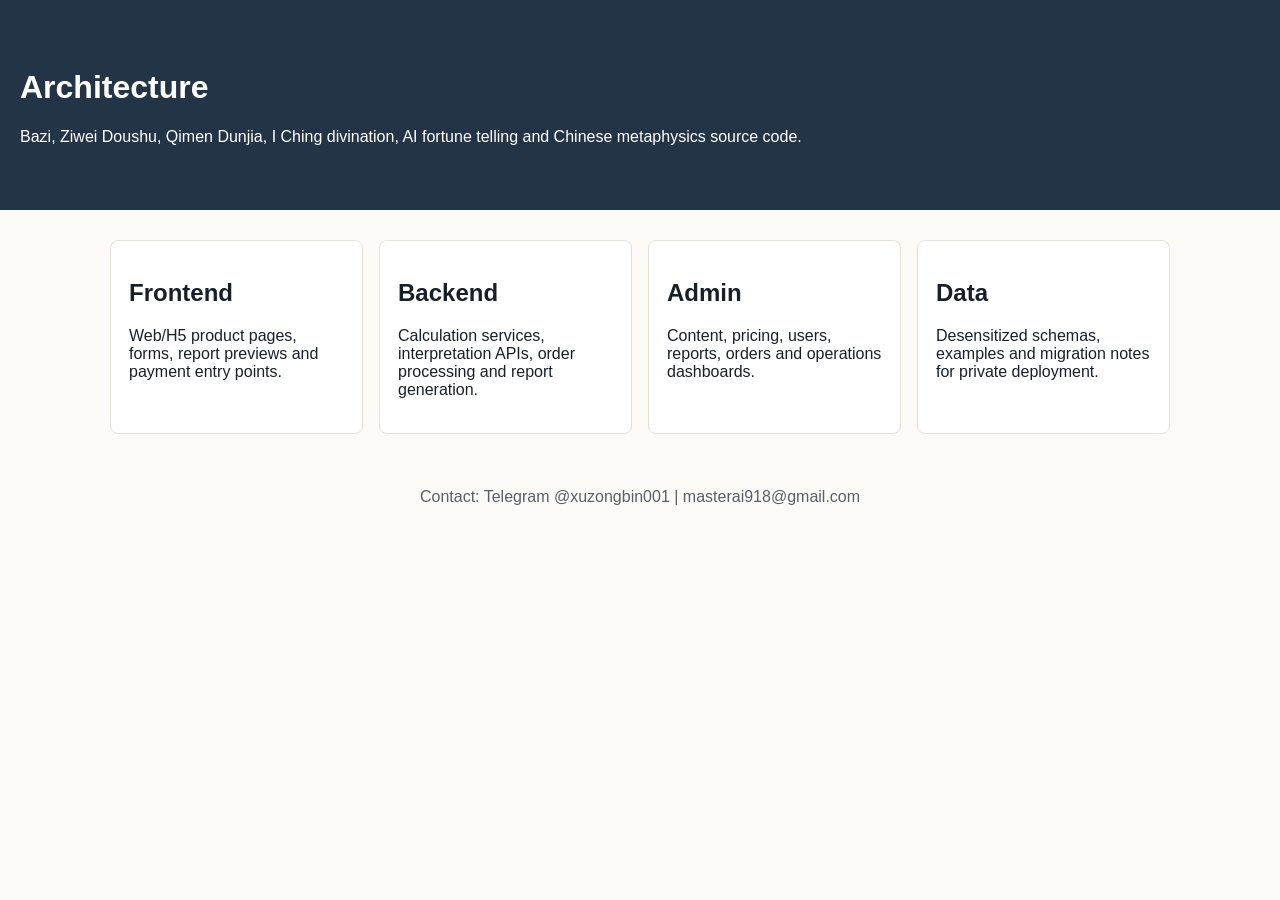
<file: docs/architecture.html>
<!doctype html>
<html lang="en">
<head>
  <meta charset="utf-8">
  <meta name="viewport" content="width=device-width, initial-scale=1">
  <title>Architecture - Divination System Source Code</title>
  <meta name="description" content="Bazi Ziwei Qimen Dunjia divination system source code for Chinese metaphysics, AI fortune telling, I Ching, naming analysis and paid report platforms.">
  <style>
body{font-family:Arial,"Microsoft YaHei",sans-serif;margin:0;color:#17202a;background:#fbfaf6}
header{background:#243447;color:white;padding:48px 20px}
main{max-width:1060px;margin:0 auto;padding:30px 20px}
.grid{display:grid;grid-template-columns:repeat(auto-fit,minmax(230px,1fr));gap:16px}
.card{background:white;border:1px solid #e6e1d8;border-radius:8px;padding:18px}
a{color:#0b63ce}.tag{display:inline-block;background:#efe7d5;padding:5px 9px;border-radius:999px;margin:3px}
footer{padding:24px 20px;text-align:center;color:#57606a}
</style>
</head>
<body>
  <header>
    <h1>Architecture</h1>
    <p>Bazi, Ziwei Doushu, Qimen Dunjia, I Ching divination, AI fortune telling and Chinese metaphysics source code.</p>
  </header>
  <main><div class="grid">
<div class="card"><h2>Frontend</h2><p>Web/H5 product pages, forms, report previews and payment entry points.</p></div>
<div class="card"><h2>Backend</h2><p>Calculation services, interpretation APIs, order processing and report generation.</p></div>
<div class="card"><h2>Admin</h2><p>Content, pricing, users, reports, orders and operations dashboards.</p></div>
<div class="card"><h2>Data</h2><p>Desensitized schemas, examples and migration notes for private deployment.</p></div>
</div></main>
  <footer>Contact: Telegram @xuzongbin001 | masterai918@gmail.com</footer>
</body>
</html>
</file>
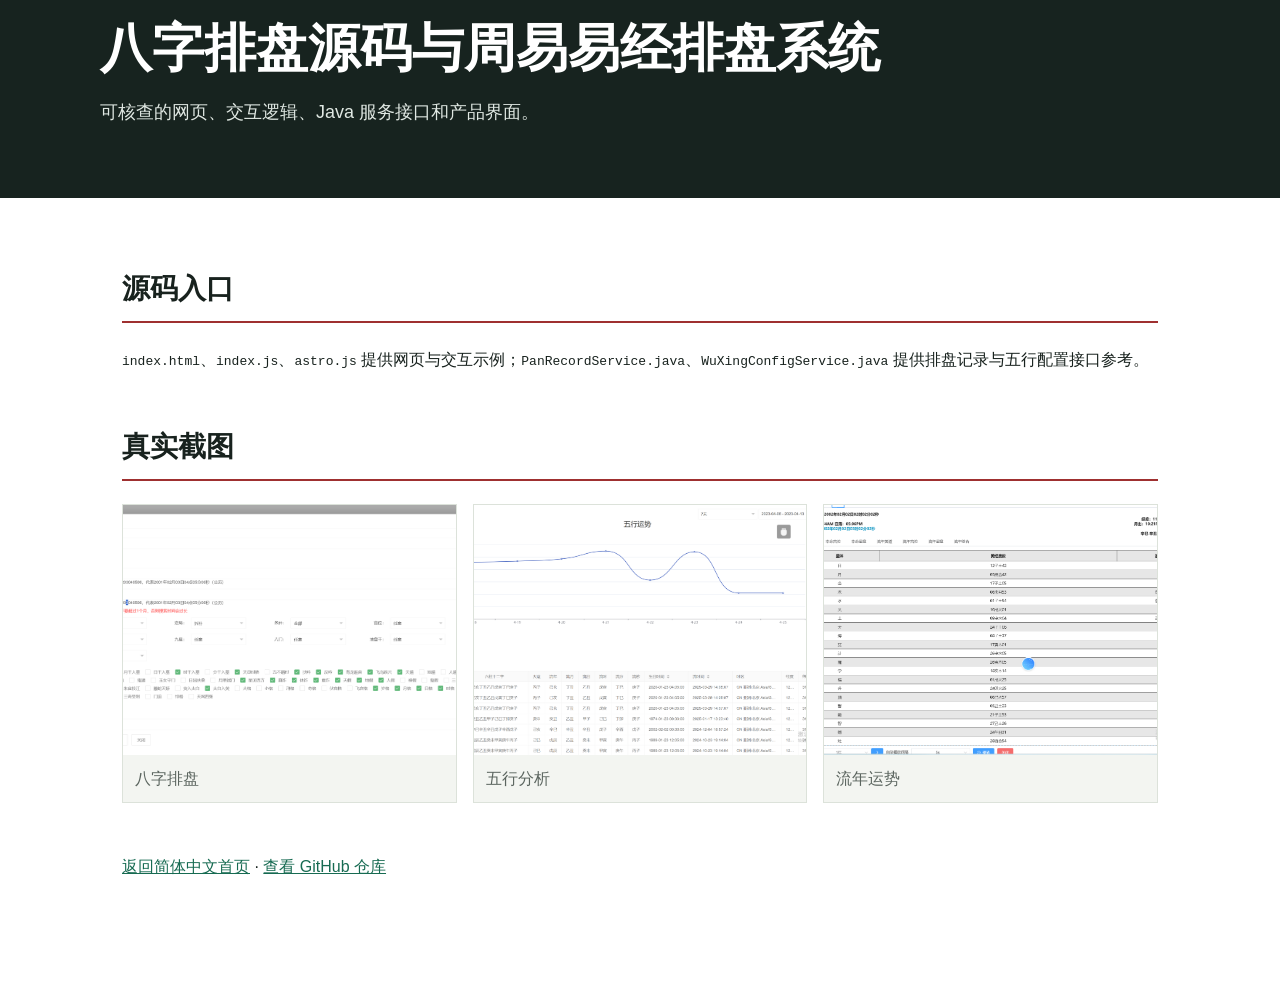
<file: docs/bazi-zhouyi-source-code.html>
<!doctype html><html lang="zh-Hans"><head><meta charset="utf-8"><meta name="viewport" content="width=device-width,initial-scale=1"><title>八字排盘源码与周易易经排盘系统</title><meta name="description" content="八字排盘、四柱、五行、流年、周易与易经排盘源码说明，包含 HTML/JavaScript、Java 服务接口和真实产品截图。"><link rel="canonical" href="https://masterai-top.github.io/Bazi-Ziwei-Qimen-Dunjia-Divination-System-Source-Code/bazi-zhouyi-source-code.html"><link rel="stylesheet" href="assets/seo-pages.css"></head><body><header><div class="wrap"><h1>八字排盘源码与周易易经排盘系统</h1><p>可核查的网页、交互逻辑、Java 服务接口和产品界面。</p></div></header><main><section><h2>源码入口</h2><p><code>index.html</code>、<code>index.js</code>、<code>astro.js</code> 提供网页与交互示例；<code>PanRecordService.java</code>、<code>WuXingConfigService.java</code> 提供排盘记录与五行配置接口参考。</p></section><section><h2>真实截图</h2><div class="gallery"><figure><img src="assets/Screenshots/baizhipaipan.png" alt="四柱八字排盘源码界面"><figcaption>八字排盘</figcaption></figure><figure><img src="assets/Screenshots/wuxing.png" alt="八字五行分析界面"><figcaption>五行分析</figcaption></figure><figure><img src="assets/Screenshots/liunian.png" alt="八字流年排盘界面"><figcaption>流年运势</figcaption></figure></div></section><section><p><a href="zh-cn/">返回简体中文首页</a> · <a href="https://github.com/masterai-top/Bazi-Ziwei-Qimen-Dunjia-Divination-System-Source-Code">查看 GitHub 仓库</a></p></section></main></body></html>
</file>
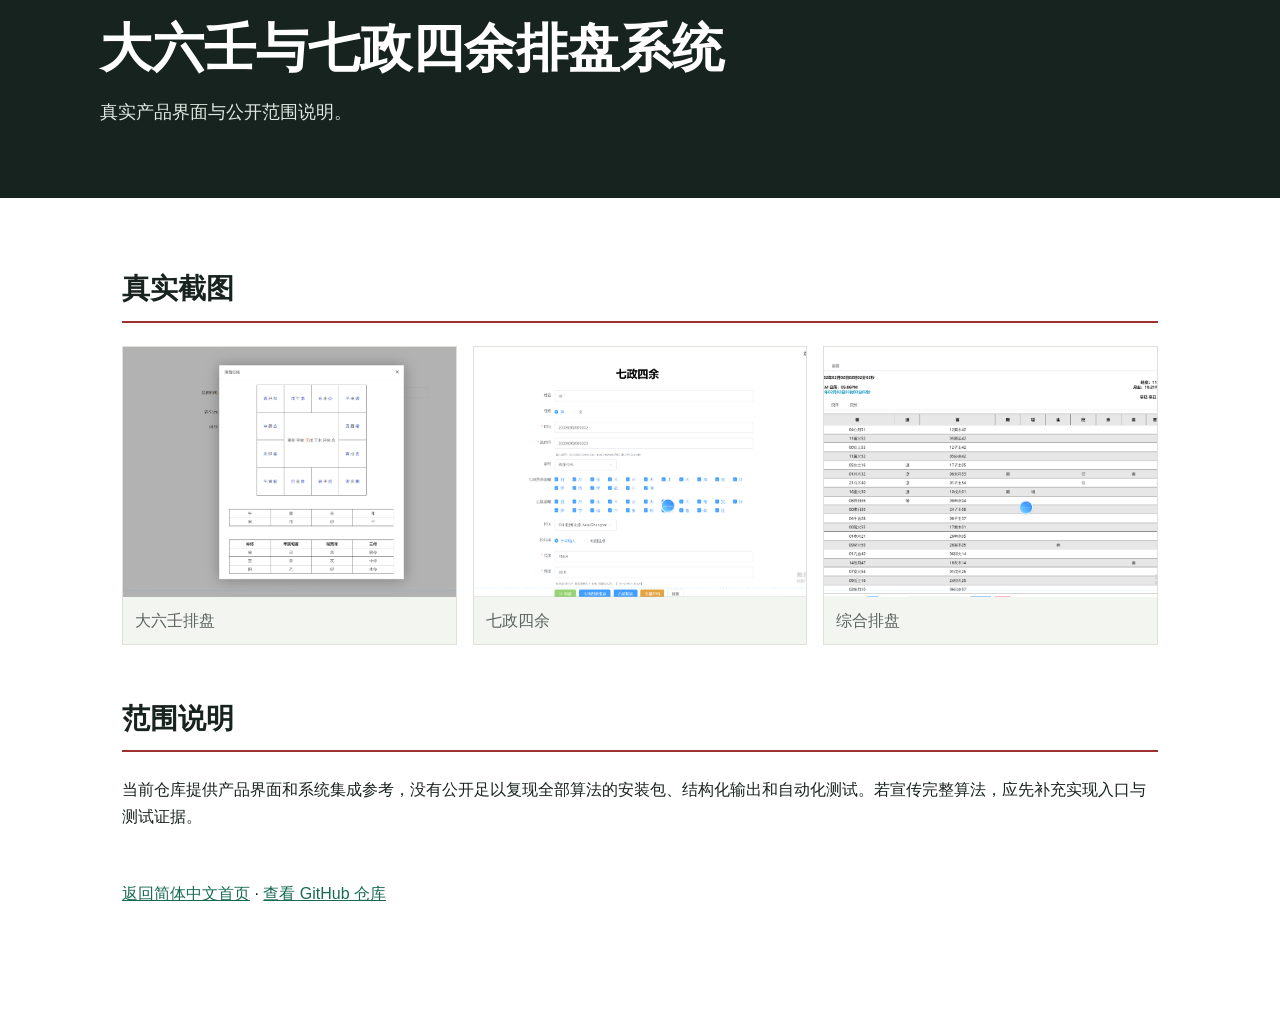
<file: docs/daliuren-qizhengsiyu.html>
<!doctype html><html lang="zh-Hans"><head><meta charset="utf-8"><meta name="viewport" content="width=device-width,initial-scale=1"><title>大六壬源码与七政四余排盘系统说明</title><meta name="description" content="大六壬、七政四余与周易综合排盘产品界面和系统集成说明；展示可核查截图，不把产品界面等同于完整算法。"><link rel="canonical" href="https://masterai-top.github.io/Bazi-Ziwei-Qimen-Dunjia-Divination-System-Source-Code/daliuren-qizhengsiyu.html"><link rel="stylesheet" href="assets/seo-pages.css"></head><body><header><div class="wrap"><h1>大六壬与七政四余排盘系统</h1><p>真实产品界面与公开范围说明。</p></div></header><main><section><h2>真实截图</h2><div class="gallery"><figure><img src="assets/Screenshots/daliuren.png" alt="大六壬排盘源码产品界面"><figcaption>大六壬排盘</figcaption></figure><figure><img src="assets/Screenshots/qizhengsiyu.png" alt="七政四余排盘产品界面"><figcaption>七政四余</figcaption></figure><figure><img src="assets/Screenshots/paipan.png" alt="周易术数综合排盘界面"><figcaption>综合排盘</figcaption></figure></div></section><section><h2>范围说明</h2><p>当前仓库提供产品界面和系统集成参考，没有公开足以复现全部算法的安装包、结构化输出和自动化测试。若宣传完整算法，应先补充实现入口与测试证据。</p></section><section><p><a href="zh-cn/">返回简体中文首页</a> · <a href="https://github.com/masterai-top/Bazi-Ziwei-Qimen-Dunjia-Divination-System-Source-Code">查看 GitHub 仓库</a></p></section></main></body></html>
</file>
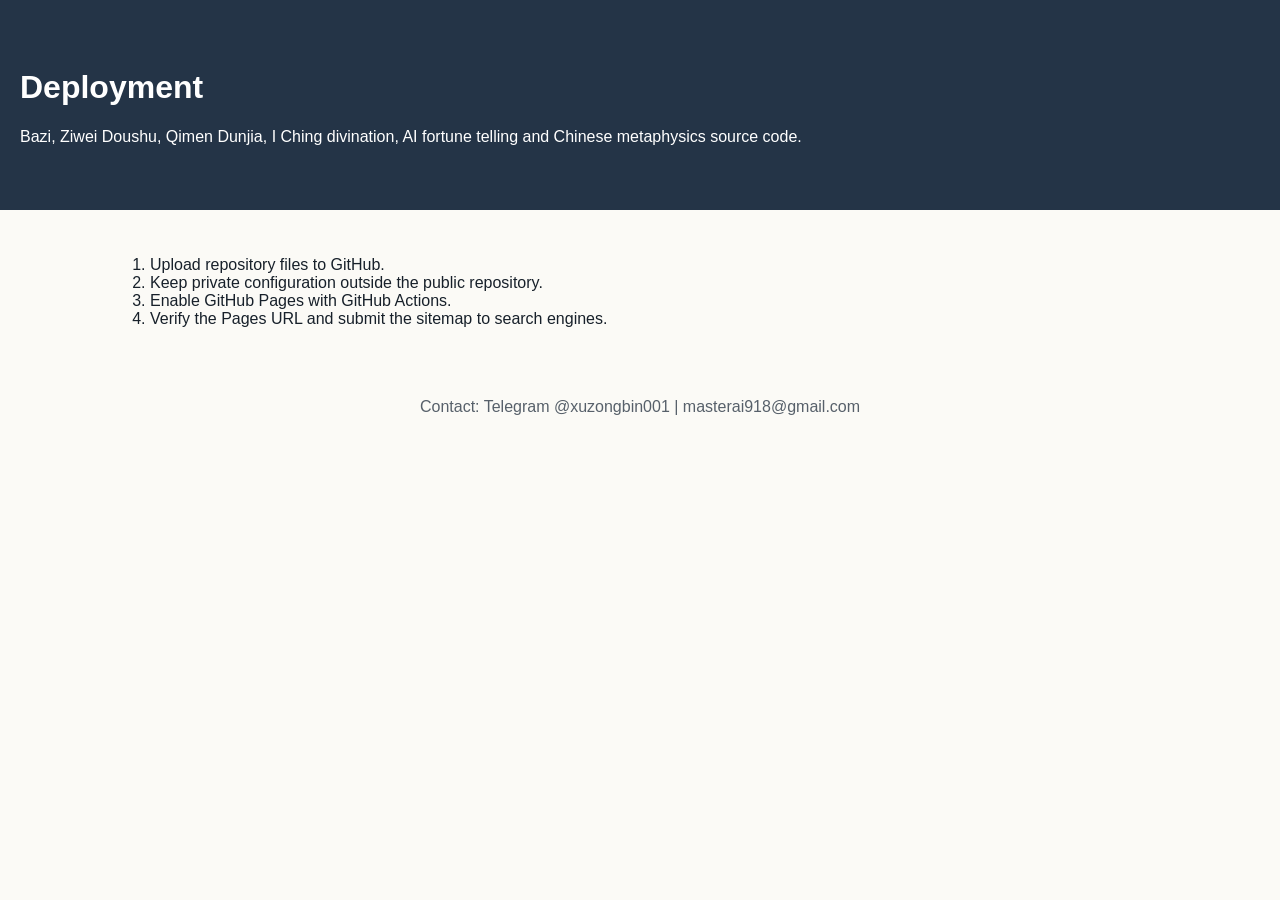
<file: docs/deployment.html>
<!doctype html>
<html lang="en">
<head>
  <meta charset="utf-8">
  <meta name="viewport" content="width=device-width, initial-scale=1">
  <title>Deployment - Bazi Ziwei Qimen Source Code</title>
  <meta name="description" content="Bazi Ziwei Qimen Dunjia divination system source code for Chinese metaphysics, AI fortune telling, I Ching, naming analysis and paid report platforms.">
  <style>
body{font-family:Arial,"Microsoft YaHei",sans-serif;margin:0;color:#17202a;background:#fbfaf6}
header{background:#243447;color:white;padding:48px 20px}
main{max-width:1060px;margin:0 auto;padding:30px 20px}
.grid{display:grid;grid-template-columns:repeat(auto-fit,minmax(230px,1fr));gap:16px}
.card{background:white;border:1px solid #e6e1d8;border-radius:8px;padding:18px}
a{color:#0b63ce}.tag{display:inline-block;background:#efe7d5;padding:5px 9px;border-radius:999px;margin:3px}
footer{padding:24px 20px;text-align:center;color:#57606a}
</style>
</head>
<body>
  <header>
    <h1>Deployment</h1>
    <p>Bazi, Ziwei Doushu, Qimen Dunjia, I Ching divination, AI fortune telling and Chinese metaphysics source code.</p>
  </header>
  <main><ol><li>Upload repository files to GitHub.</li><li>Keep private configuration outside the public repository.</li><li>Enable GitHub Pages with GitHub Actions.</li><li>Verify the Pages URL and submit the sitemap to search engines.</li></ol></main>
  <footer>Contact: Telegram @xuzongbin001 | masterai918@gmail.com</footer>
</body>
</html>
</file>
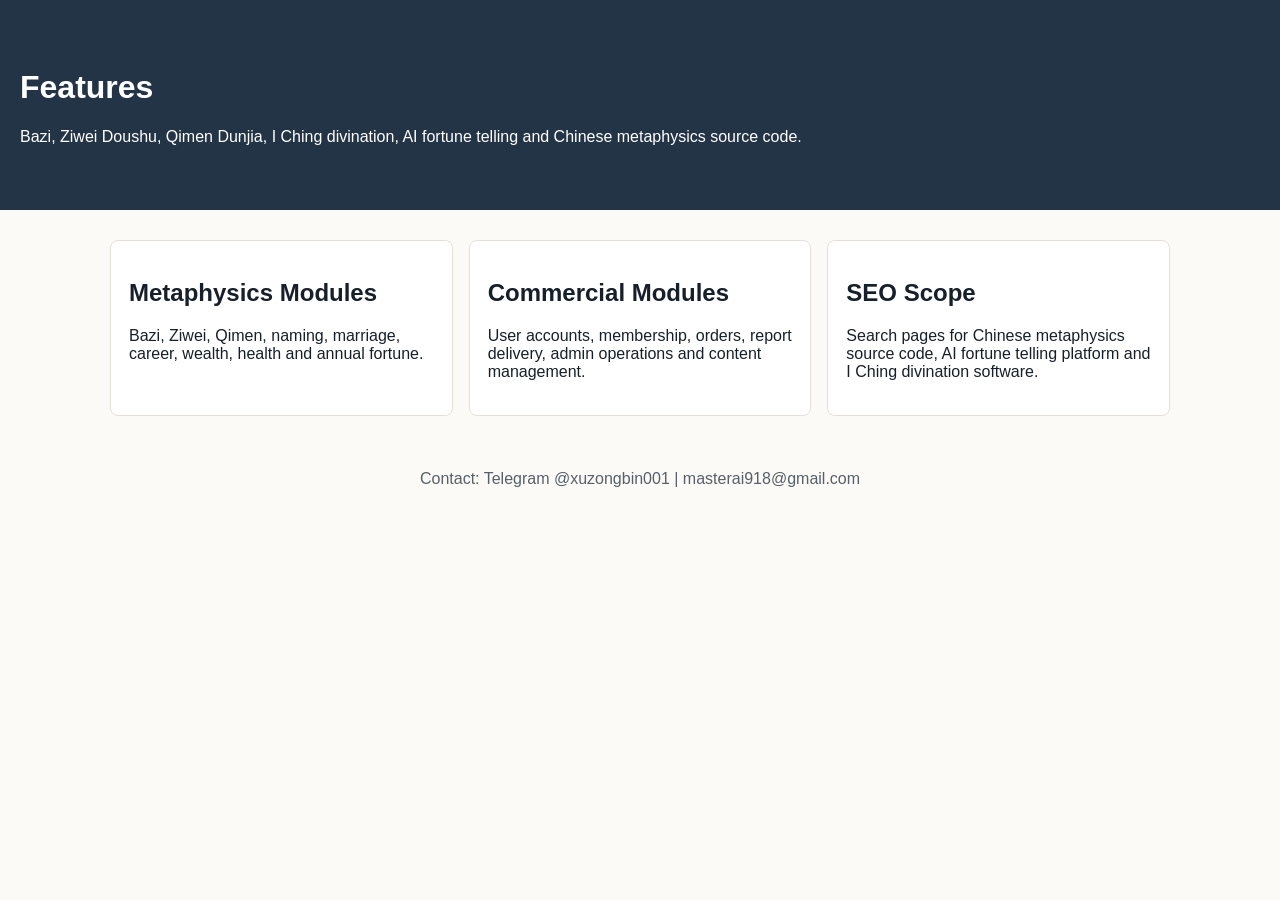
<file: docs/features.html>
<!doctype html>
<html lang="en">
<head>
  <meta charset="utf-8">
  <meta name="viewport" content="width=device-width, initial-scale=1">
  <title>Features - Bazi Ziwei Qimen System</title>
  <meta name="description" content="Bazi Ziwei Qimen Dunjia divination system source code for Chinese metaphysics, AI fortune telling, I Ching, naming analysis and paid report platforms.">
  <style>
body{font-family:Arial,"Microsoft YaHei",sans-serif;margin:0;color:#17202a;background:#fbfaf6}
header{background:#243447;color:white;padding:48px 20px}
main{max-width:1060px;margin:0 auto;padding:30px 20px}
.grid{display:grid;grid-template-columns:repeat(auto-fit,minmax(230px,1fr));gap:16px}
.card{background:white;border:1px solid #e6e1d8;border-radius:8px;padding:18px}
a{color:#0b63ce}.tag{display:inline-block;background:#efe7d5;padding:5px 9px;border-radius:999px;margin:3px}
footer{padding:24px 20px;text-align:center;color:#57606a}
</style>
</head>
<body>
  <header>
    <h1>Features</h1>
    <p>Bazi, Ziwei Doushu, Qimen Dunjia, I Ching divination, AI fortune telling and Chinese metaphysics source code.</p>
  </header>
  <main><div class="grid">
<div class="card"><h2>Metaphysics Modules</h2><p>Bazi, Ziwei, Qimen, naming, marriage, career, wealth, health and annual fortune.</p></div>
<div class="card"><h2>Commercial Modules</h2><p>User accounts, membership, orders, report delivery, admin operations and content management.</p></div>
<div class="card"><h2>SEO Scope</h2><p>Search pages for Chinese metaphysics source code, AI fortune telling platform and I Ching divination software.</p></div>
</div></main>
  <footer>Contact: Telegram @xuzongbin001 | masterai918@gmail.com</footer>
</body>
</html>
</file>
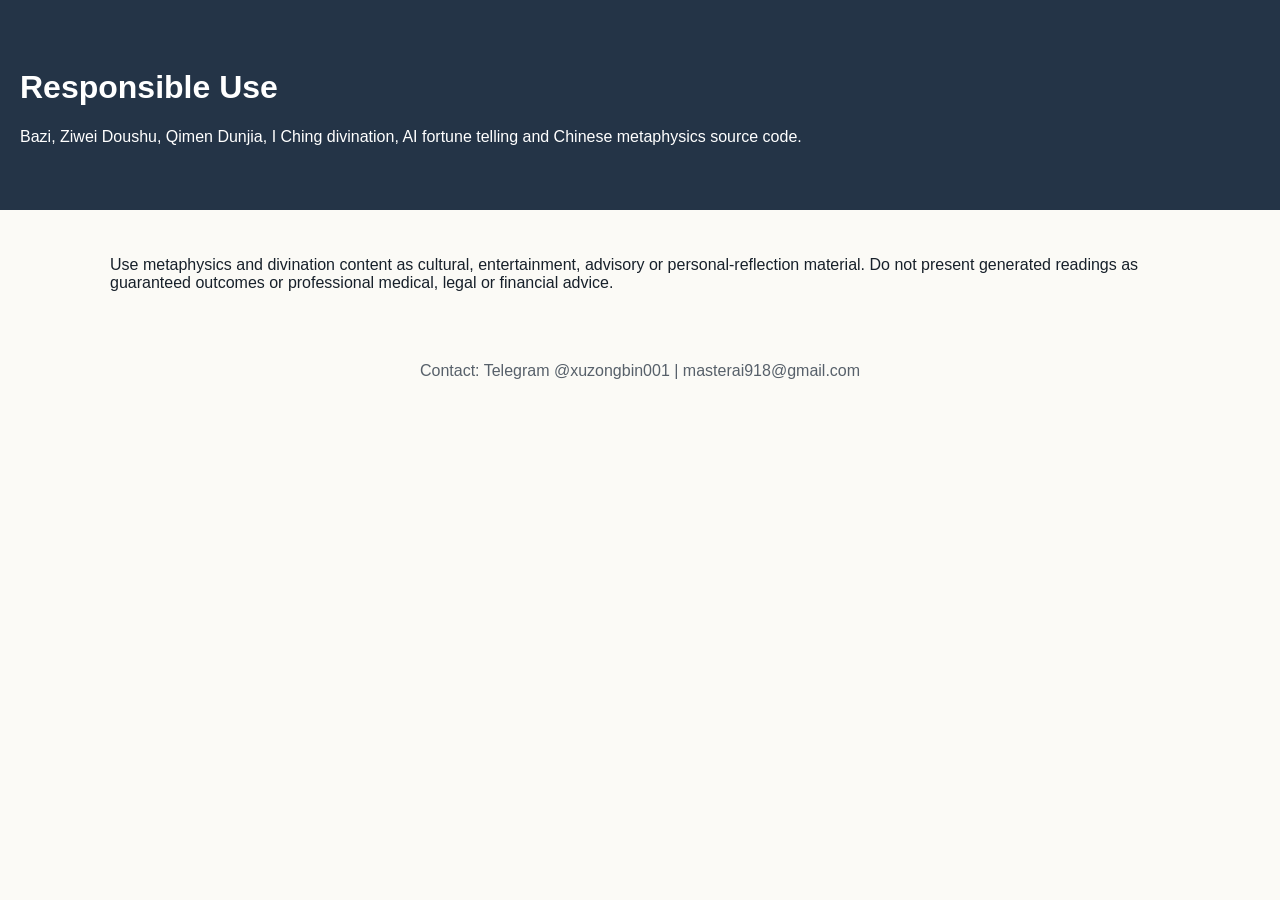
<file: docs/responsible-use.html>
<!doctype html>
<html lang="en">
<head>
  <meta charset="utf-8">
  <meta name="viewport" content="width=device-width, initial-scale=1">
  <title>Responsible Use - AI Fortune Telling Source Code</title>
  <meta name="description" content="Bazi Ziwei Qimen Dunjia divination system source code for Chinese metaphysics, AI fortune telling, I Ching, naming analysis and paid report platforms.">
  <style>
body{font-family:Arial,"Microsoft YaHei",sans-serif;margin:0;color:#17202a;background:#fbfaf6}
header{background:#243447;color:white;padding:48px 20px}
main{max-width:1060px;margin:0 auto;padding:30px 20px}
.grid{display:grid;grid-template-columns:repeat(auto-fit,minmax(230px,1fr));gap:16px}
.card{background:white;border:1px solid #e6e1d8;border-radius:8px;padding:18px}
a{color:#0b63ce}.tag{display:inline-block;background:#efe7d5;padding:5px 9px;border-radius:999px;margin:3px}
footer{padding:24px 20px;text-align:center;color:#57606a}
</style>
</head>
<body>
  <header>
    <h1>Responsible Use</h1>
    <p>Bazi, Ziwei Doushu, Qimen Dunjia, I Ching divination, AI fortune telling and Chinese metaphysics source code.</p>
  </header>
  <main><p>Use metaphysics and divination content as cultural, entertainment, advisory or personal-reflection material. Do not present generated readings as guaranteed outcomes or professional medical, legal or financial advice.</p></main>
  <footer>Contact: Telegram @xuzongbin001 | masterai918@gmail.com</footer>
</body>
</html>
</file>
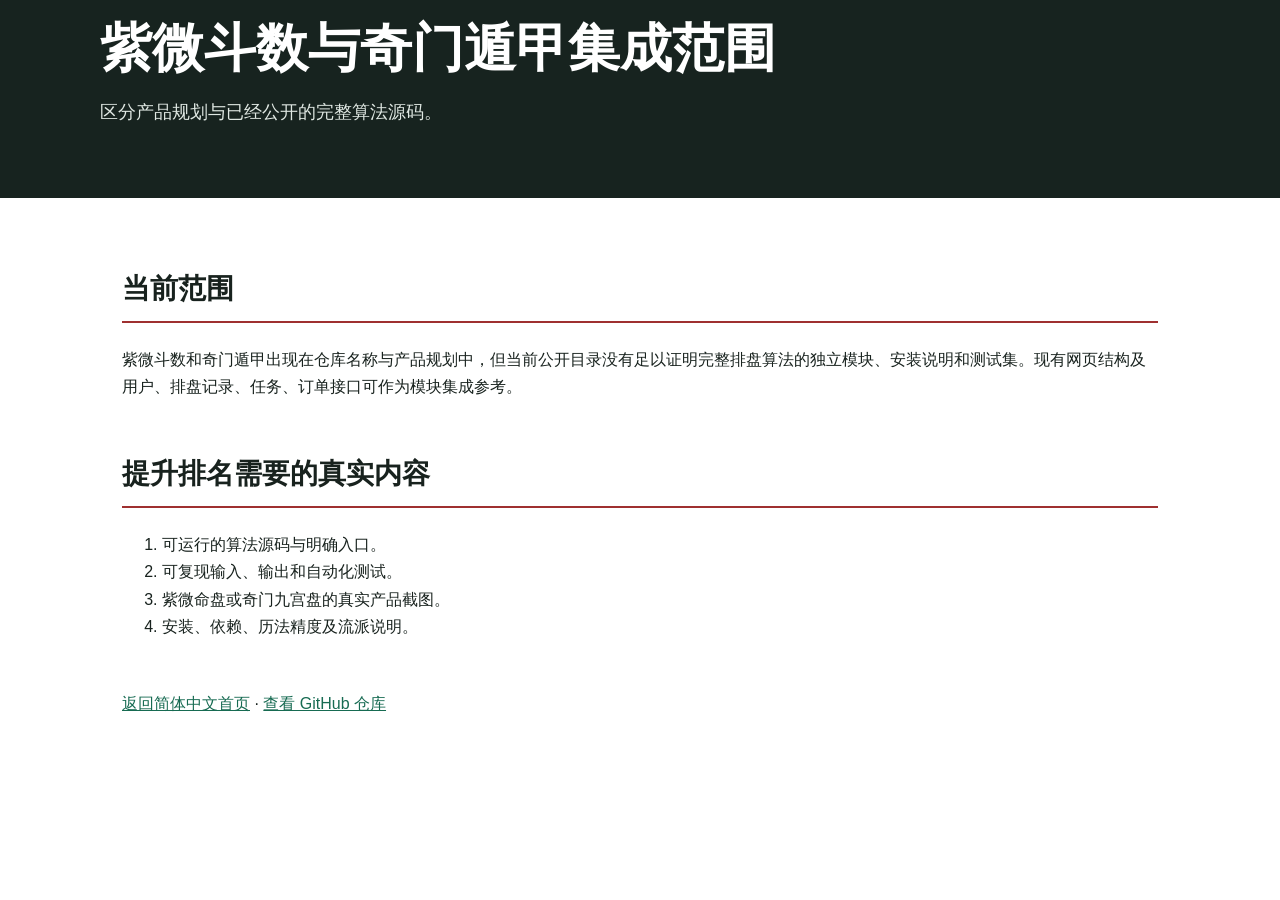
<file: docs/ziwei-qimen-integration.html>
<!doctype html><html lang="zh-Hans"><head><meta charset="utf-8"><meta name="viewport" content="width=device-width,initial-scale=1"><title>紫微斗数源码与奇门遁甲系统集成范围</title><meta name="description" content="说明紫微斗数与奇门遁甲在本仓库中的产品规划和集成范围，以及竞争源码关键词需要补充的算法、输入输出、截图与测试。"><link rel="canonical" href="https://masterai-top.github.io/Bazi-Ziwei-Qimen-Dunjia-Divination-System-Source-Code/ziwei-qimen-integration.html"><link rel="stylesheet" href="assets/seo-pages.css"></head><body><header><div class="wrap"><h1>紫微斗数与奇门遁甲集成范围</h1><p>区分产品规划与已经公开的完整算法源码。</p></div></header><main><section><h2>当前范围</h2><p>紫微斗数和奇门遁甲出现在仓库名称与产品规划中，但当前公开目录没有足以证明完整排盘算法的独立模块、安装说明和测试集。现有网页结构及用户、排盘记录、任务、订单接口可作为模块集成参考。</p></section><section><h2>提升排名需要的真实内容</h2><ol><li>可运行的算法源码与明确入口。</li><li>可复现输入、输出和自动化测试。</li><li>紫微命盘或奇门九宫盘的真实产品截图。</li><li>安装、依赖、历法精度及流派说明。</li></ol></section><section><p><a href="zh-cn/">返回简体中文首页</a> · <a href="https://github.com/masterai-top/Bazi-Ziwei-Qimen-Dunjia-Divination-System-Source-Code">查看 GitHub 仓库</a></p></section></main></body></html>
</file>
<file: docs/assets/seo-pages.css>
:root{--ink:#18221e;--muted:#5b655f;--paper:#fff;--soft:#f3f5f1;--line:#dce2da;--jade:#176b52;--red:#9f3030}*{box-sizing:border-box}body{margin:0;color:var(--ink);background:var(--paper);font-family:Arial,"Microsoft YaHei",sans-serif;line-height:1.7}a{color:var(--jade)}header{background:#17231f;color:#fff;padding:18px 22px 52px}nav,.wrap,main{max-width:1080px;margin:auto}nav{display:flex;gap:18px;flex-wrap:wrap;margin-bottom:42px}nav a{color:#fff;text-decoration:none}h1{max-width:900px;font-size:clamp(32px,5vw,52px);line-height:1.18;margin:0 0 16px}header p{max-width:850px;color:#e0e8e3;font-size:18px}.actions{display:flex;gap:12px;flex-wrap:wrap;margin-top:22px}.button{padding:10px 16px;background:#fff;color:#17231f;text-decoration:none;font-weight:700;border-radius:4px}.button.alt{background:transparent;color:#fff;border:1px solid #fff}main{padding:44px 22px 72px}section{margin-bottom:50px}h2{font-size:28px;border-bottom:2px solid var(--red);padding-bottom:8px}.grid{display:grid;grid-template-columns:repeat(3,1fr);gap:20px}.item{border-top:3px solid var(--jade);padding:16px 0}.gallery{display:grid;grid-template-columns:repeat(3,1fr);gap:16px}.gallery figure{margin:0;border:1px solid var(--line);background:var(--soft)}.gallery img{display:block;width:100%;aspect-ratio:4/3;object-fit:cover;object-position:top}.gallery figcaption{padding:10px 12px;color:var(--muted)}.note{padding:18px;border-left:4px solid var(--red);background:var(--soft)}footer{padding:28px;text-align:center;border-top:1px solid var(--line);color:var(--muted)}@media(max-width:760px){.grid,.gallery{grid-template-columns:1fr}}
</file>
